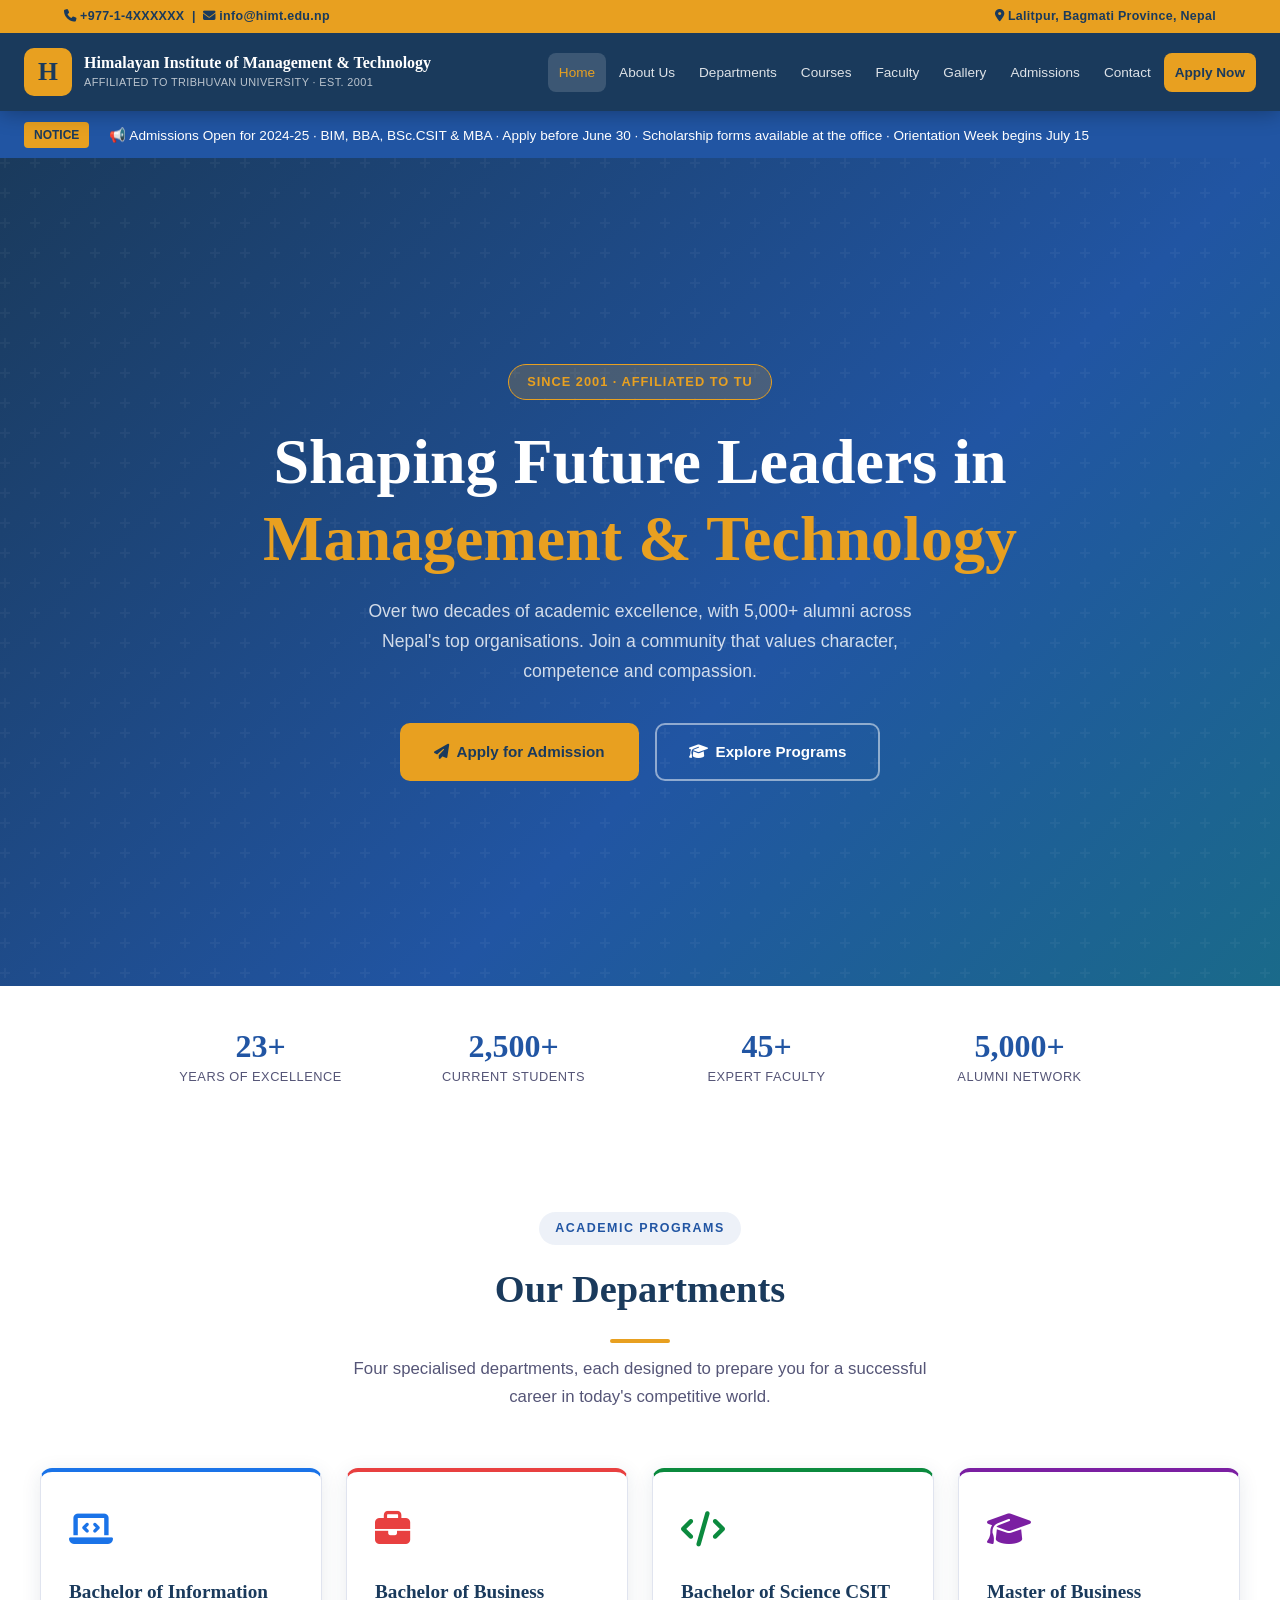
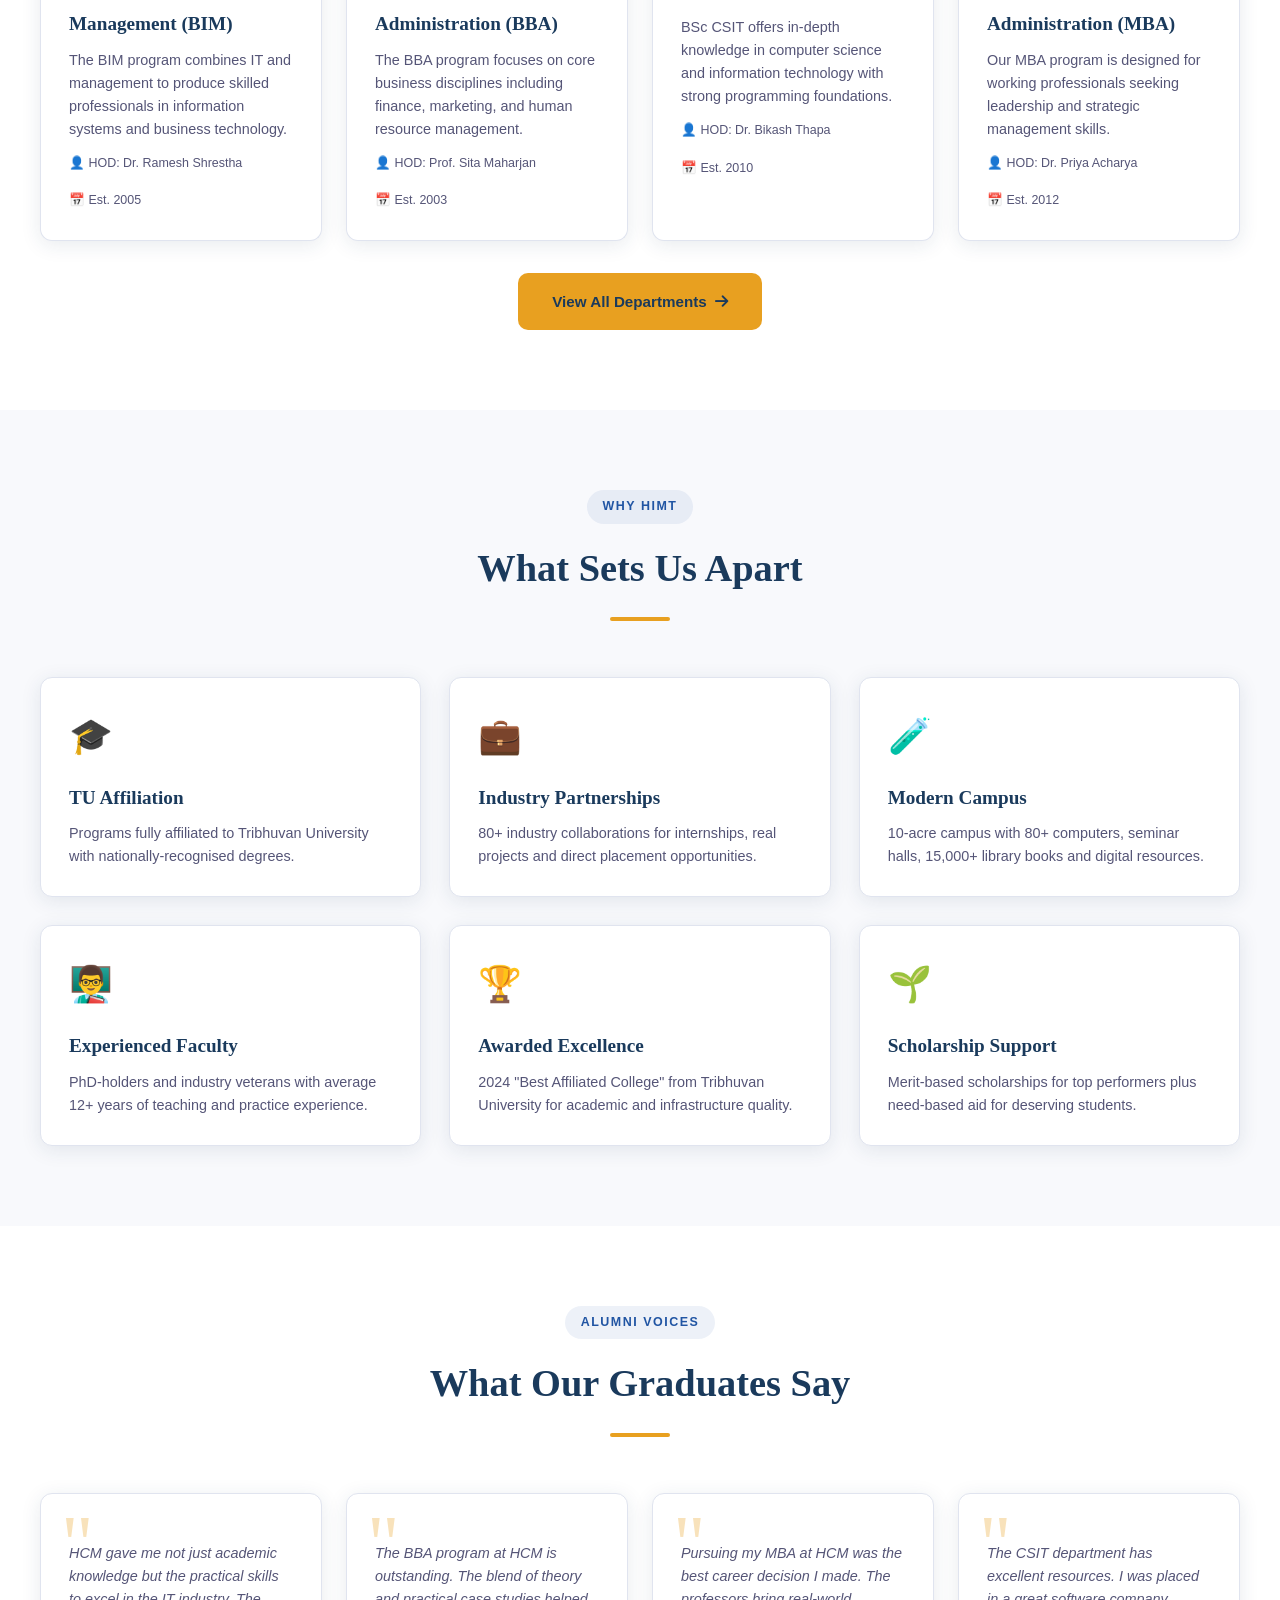
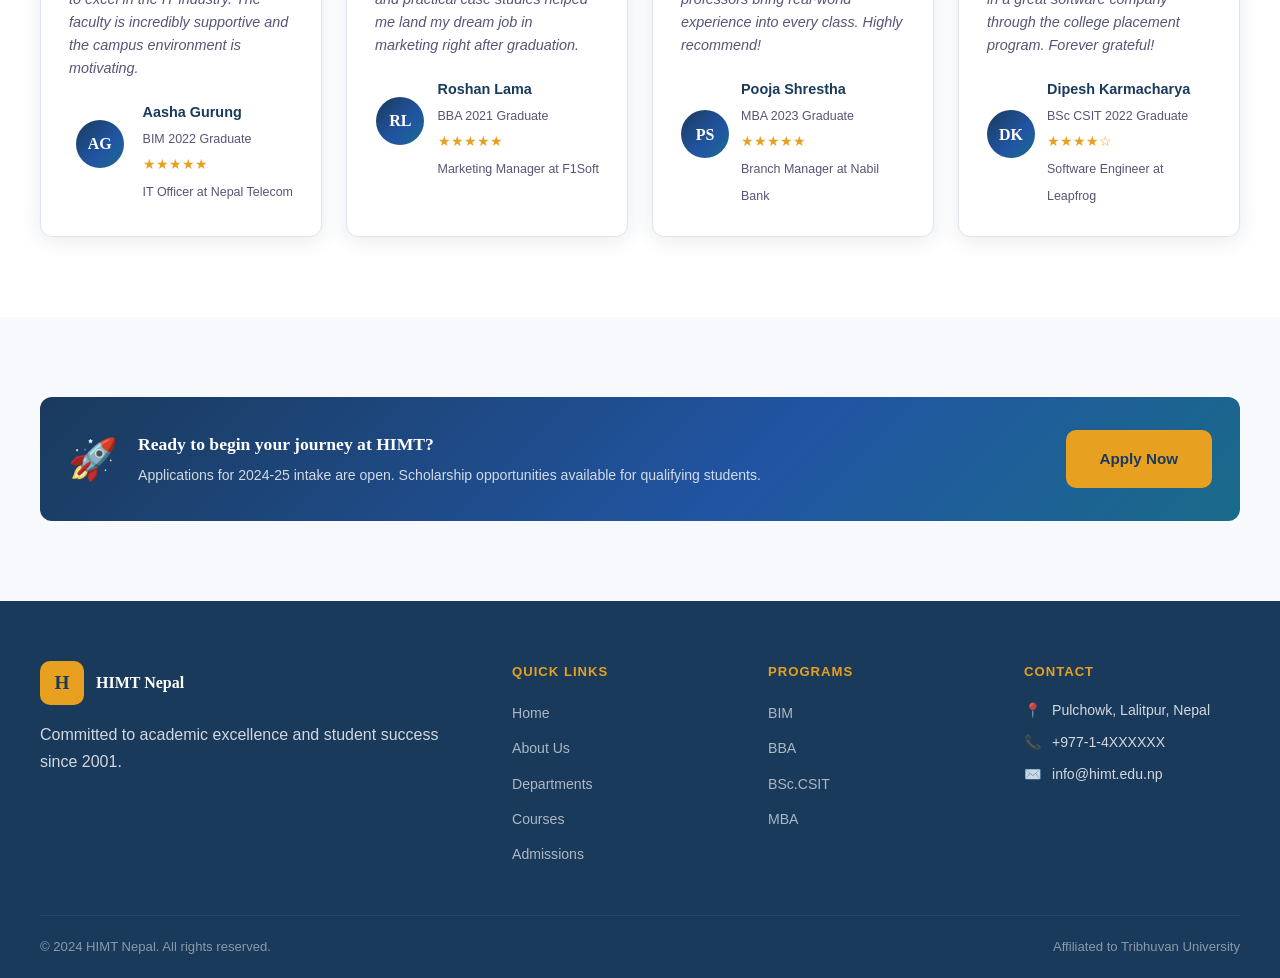
<file: index.html>
<!DOCTYPE html>
<html lang="en">
<head>
  <meta charset="UTF-8" />
  <meta name="viewport" content="width=device-width, initial-scale=1.0" />
  <title>HIMT Nepal — Himalayan Institute of Management &amp; Technology</title>
  <meta name="description" content="HIMT Nepal — Affiliated to Tribhuvan University. Undergraduate and graduate programs in Management, IT, and Business. Established 2001 in Lalitpur, Nepal." />
  <link rel="stylesheet" href="style.css" />
  <link rel="stylesheet" href="https://cdnjs.cloudflare.com/ajax/libs/font-awesome/6.5.0/css/all.min.css" />
</head>
<body>

  <header id="header">
    <div class="header-top">
      <div class="container">
        <span><i class="fa fa-phone"></i> +977-1-4XXXXXX &nbsp;|&nbsp; <i class="fa fa-envelope"></i> info@himt.edu.np</span>
        <span><i class="fa fa-map-marker-alt"></i> Lalitpur, Bagmati Province, Nepal</span>
      </div>
    </div>
    <div class="header-main">
      <div class="container">
        <div class="logo">
          <div class="logo-icon">H</div>
          <div class="logo-text">
            <div class="college-name">Himalayan Institute of Management &amp; Technology</div>
            <div class="college-tagline">Affiliated to Tribhuvan University · Est. 2001</div>
          </div>
        </div>
        <nav id="main-nav">
          <ul>
            <li><a href="index.html" class="active">Home</a></li>
            <li><a href="about.html">About Us</a></li>
            <li><a href="departments.html">Departments</a></li>
            <li><a href="courses.html">Courses</a></li>
            <li><a href="faculty.html">Faculty</a></li>
            <li><a href="gallery.html">Gallery</a></li>
            <li><a href="admissions.html">Admissions</a></li>
            <li><a href="contact.html">Contact</a></li>
            <li><a href="admissions.html" class="nav-cta">Apply Now</a></li>
          </ul>
        </nav>
        <button class="hamburger" id="hamburger">☰</button>
      </div>
    </div>
  </header>

  <!-- NOTICE TICKER -->
  <div class="notice-ticker">
    <span class="notice-label">NOTICE</span>
    <div class="notice-scroll">
      <span class="notice-text">📢 Admissions Open for 2024-25 · BIM, BBA, BSc.CSIT &amp; MBA · Apply before June 30 · Scholarship forms available at the office · Orientation Week begins July 15</span>
    </div>
  </div>

  <!-- HERO -->
  <section class="hero">
    <div class="hero-content">
      <span class="hero-badge">Since 2001 · Affiliated to TU</span>
      <h2>Shaping Future Leaders in <span>Management &amp; Technology</span></h2>
      <p>Over two decades of academic excellence, with 5,000+ alumni across Nepal's top organisations. Join a community that values character, competence and compassion.</p>
      <div class="hero-btns">
        <a href="admissions.html" class="btn btn-primary"><i class="fa fa-paper-plane"></i> Apply for Admission</a>
        <a href="courses.html" class="btn btn-outline"><i class="fa fa-graduation-cap"></i> Explore Programs</a>
      </div>
    </div>
  </section>

  <!-- STATS -->
  <section class="stats-bar">
    <div class="stats-grid">
      <div class="stat-item"><div class="stat-num">23+</div><div class="stat-label">Years of Excellence</div></div>
      <div class="stat-item"><div class="stat-num">2,500+</div><div class="stat-label">Current Students</div></div>
      <div class="stat-item"><div class="stat-num">45+</div><div class="stat-label">Expert Faculty</div></div>
      <div class="stat-item"><div class="stat-num">5,000+</div><div class="stat-label">Alumni Network</div></div>
    </div>
  </section>

  <!-- PROGRAMS -->
  <section class="section section-alt">
    <div class="container">
      <div class="section-header">
        <span class="section-label">Academic Programs</span>
        <h2>Our Departments</h2>
        <div class="divider"></div>
        <p>Four specialised departments, each designed to prepare you for a successful career in today's competitive world.</p>
      </div>
      <div id="home-depts" class="grid-4">
        <div class="loading"><div class="spinner"></div>Loading departments…</div>
      </div>
      <div style="text-align:center;margin-top:32px;">
        <a href="departments.html" class="btn btn-primary">View All Departments <i class="fa fa-arrow-right"></i></a>
      </div>
    </div>
  </section>

  <!-- WHY CHOOSE US -->
  <section class="section">
    <div class="container">
      <div class="section-header">
        <span class="section-label">Why HIMT</span>
        <h2>What Sets Us Apart</h2>
        <div class="divider"></div>
      </div>
      <div class="grid-3">
        <div class="card"><div class="card-body">
          <div class="card-icon">🎓</div>
          <h3>TU Affiliation</h3>
          <p>Programs fully affiliated to Tribhuvan University with nationally-recognised degrees.</p>
        </div></div>
        <div class="card"><div class="card-body">
          <div class="card-icon">💼</div>
          <h3>Industry Partnerships</h3>
          <p>80+ industry collaborations for internships, real projects and direct placement opportunities.</p>
        </div></div>
        <div class="card"><div class="card-body">
          <div class="card-icon">🧪</div>
          <h3>Modern Campus</h3>
          <p>10-acre campus with 80+ computers, seminar halls, 15,000+ library books and digital resources.</p>
        </div></div>
        <div class="card"><div class="card-body">
          <div class="card-icon">👨‍🏫</div>
          <h3>Experienced Faculty</h3>
          <p>PhD-holders and industry veterans with average 12+ years of teaching and practice experience.</p>
        </div></div>
        <div class="card"><div class="card-body">
          <div class="card-icon">🏆</div>
          <h3>Awarded Excellence</h3>
          <p>2024 "Best Affiliated College" from Tribhuvan University for academic and infrastructure quality.</p>
        </div></div>
        <div class="card"><div class="card-body">
          <div class="card-icon">🌱</div>
          <h3>Scholarship Support</h3>
          <p>Merit-based scholarships for top performers plus need-based aid for deserving students.</p>
        </div></div>
      </div>
    </div>
  </section>

  <!-- TESTIMONIALS -->
  <section class="section section-alt">
    <div class="container">
      <div class="section-header">
        <span class="section-label">Alumni Voices</span>
        <h2>What Our Graduates Say</h2>
        <div class="divider"></div>
      </div>
      <div id="home-testimonials" class="grid-4">
        <div class="loading"><div class="spinner"></div>Loading testimonials…</div>
      </div>
    </div>
  </section>

  <!-- CTA -->
  <section class="section">
    <div class="container">
      <div class="highlight-card">
        <div class="icon">🚀</div>
        <div style="flex:1;">
          <h3>Ready to begin your journey at HIMT?</h3>
          <p>Applications for 2024-25 intake are open. Scholarship opportunities available for qualifying students.</p>
        </div>
        <a href="admissions.html" class="btn btn-primary">Apply Now</a>
      </div>
    </div>
  </section>

  <!-- FOOTER -->
  <footer id="footer">
    <div class="container">
      <div class="footer-grid">
        <div class="footer-col">
          <div class="logo" style="margin-bottom:16px;">
            <div class="logo-icon" style="width:44px;height:44px;font-size:1.2rem;">H</div>
            <div class="logo-text"><div class="college-name" style="font-size:1rem;">HIMT Nepal</div></div>
          </div>
          <p>Committed to academic excellence and student success since 2001.</p>
        </div>
        <div class="footer-col">
          <h4>Quick Links</h4>
          <ul>
            <li><a href="index.html">Home</a></li>
            <li><a href="about.html">About Us</a></li>
            <li><a href="departments.html">Departments</a></li>
            <li><a href="courses.html">Courses</a></li>
            <li><a href="admissions.html">Admissions</a></li>
          </ul>
        </div>
        <div class="footer-col">
          <h4>Programs</h4>
          <ul>
            <li><a href="courses.html">BIM</a></li>
            <li><a href="courses.html">BBA</a></li>
            <li><a href="courses.html">BSc.CSIT</a></li>
            <li><a href="courses.html">MBA</a></li>
          </ul>
        </div>
        <div class="footer-col">
          <h4>Contact</h4>
          <div class="footer-contact-item"><span>📍</span><span>Pulchowk, Lalitpur, Nepal</span></div>
          <div class="footer-contact-item"><span>📞</span><span>+977-1-4XXXXXX</span></div>
          <div class="footer-contact-item"><span>✉️</span><span>info@himt.edu.np</span></div>
        </div>
      </div>
    </div>
    <div class="footer-bottom">
      <div class="container" style="display:flex;justify-content:space-between;flex-wrap:wrap;gap:8px;">
        <span>© 2024 HIMT Nepal. All rights reserved.</span>
        <span>Affiliated to Tribhuvan University</span>
      </div>
    </div>
  </footer>

  <script src="main.js"></script>
  <script>
    loadDepartments('home-depts');
    loadTestimonials('home-testimonials');
    initScrollAnimations && initScrollAnimations();
  </script>
</body>
</html>
</file>
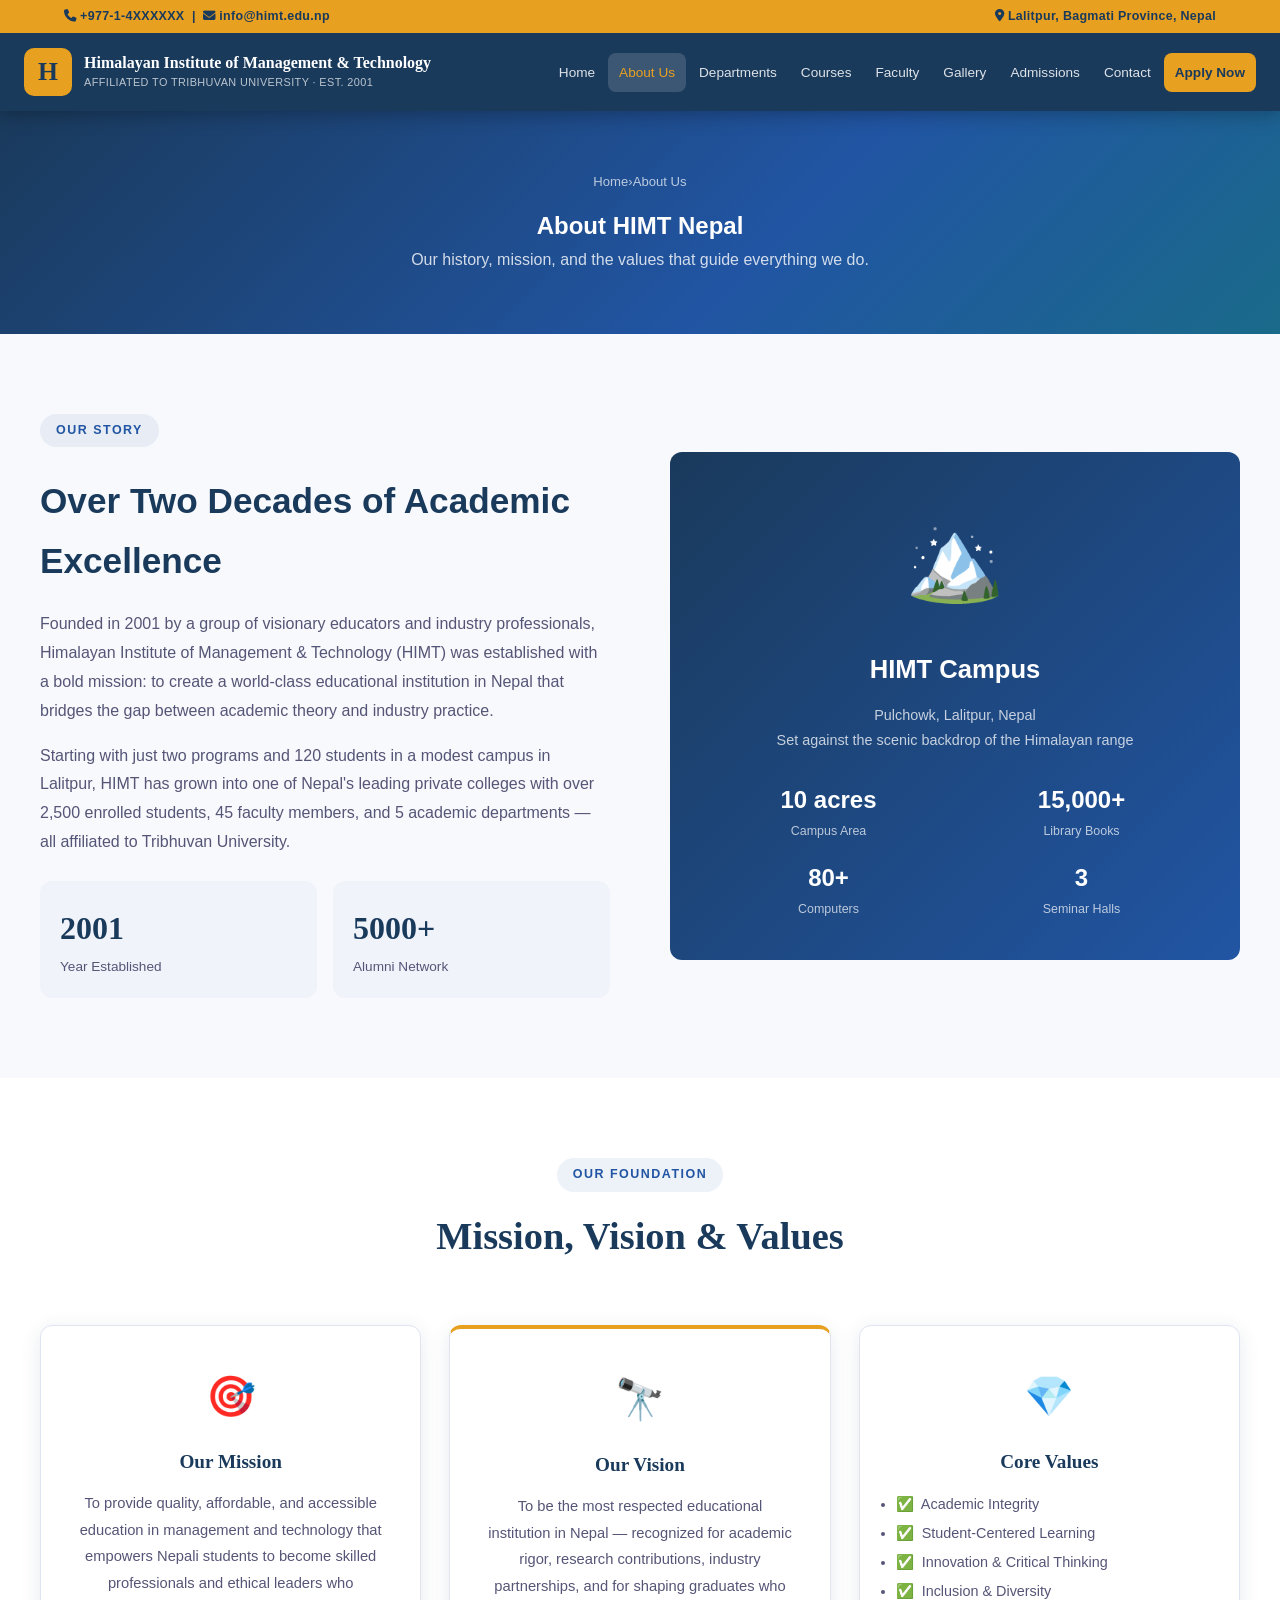
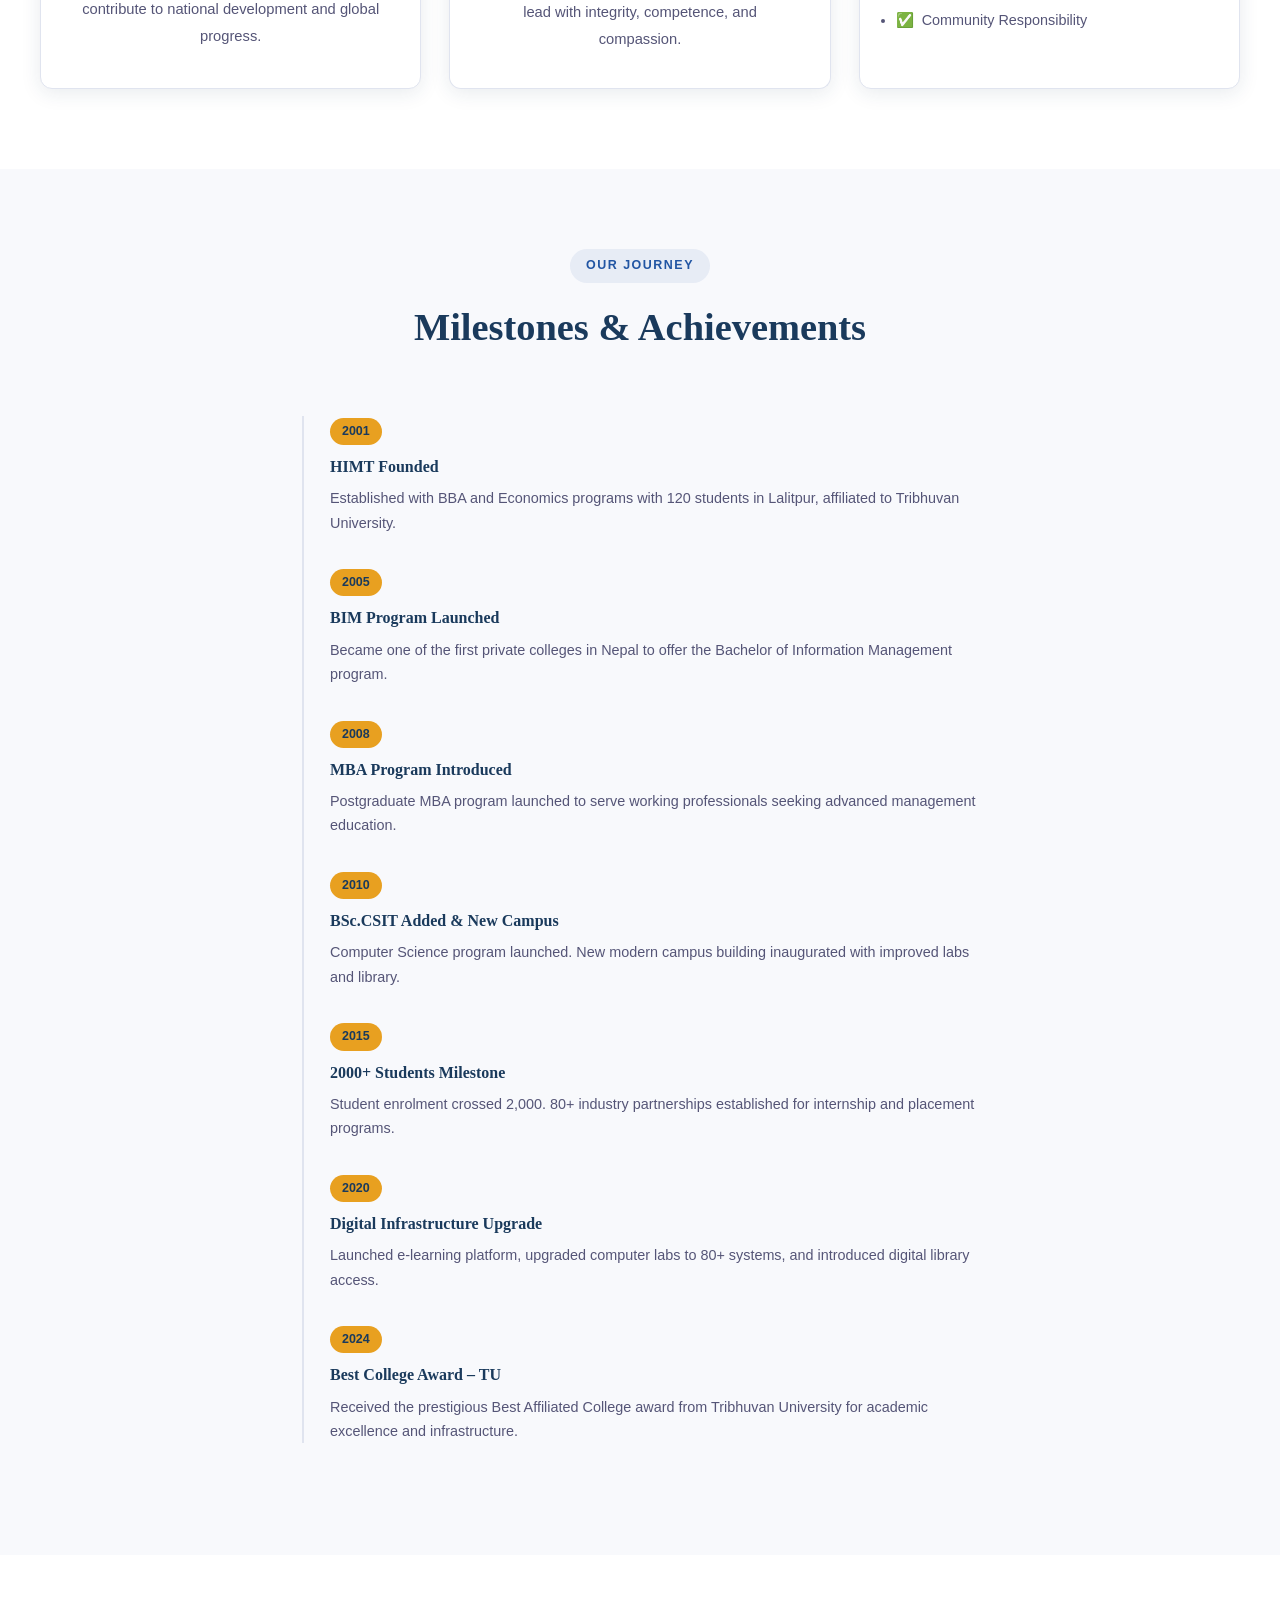
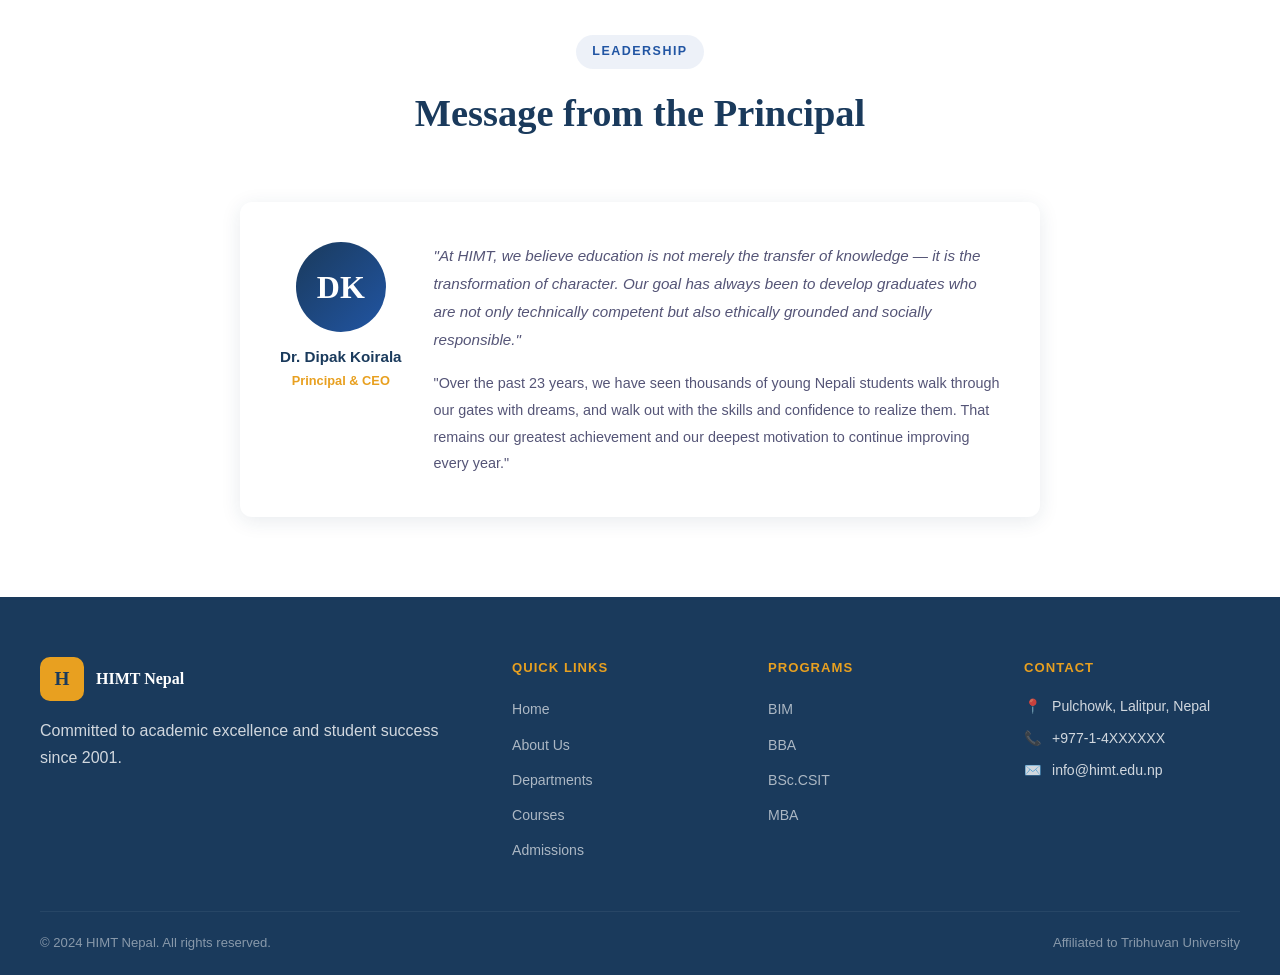
<file: about.html>
<!DOCTYPE html>
<html lang="en">
<head>
  <meta charset="UTF-8" />
  <meta name="viewport" content="width=device-width, initial-scale=1.0" />
  <title>About Us – HIMT Nepal</title>
  <link rel="stylesheet" href="style.css" />
  <link rel="stylesheet" href="https://cdnjs.cloudflare.com/ajax/libs/font-awesome/6.5.0/css/all.min.css" />
</head>
<body>
  <!-- HEADER -->
  <header id="header">
    <div class="header-top">
      <div class="container">
        <span><i class="fa fa-phone"></i> +977-1-4XXXXXX &nbsp;|&nbsp; <i class="fa fa-envelope"></i> info@himt.edu.np</span>
        <span><i class="fa fa-map-marker-alt"></i> Lalitpur, Bagmati Province, Nepal</span>
      </div>
    </div>
    <div class="header-main">
      <div class="container">
        <div class="logo">
          <div class="logo-icon">H</div>
          <div class="logo-text">
            <div class="college-name">Himalayan Institute of Management &amp; Technology</div>
            <div class="college-tagline">Affiliated to Tribhuvan University · Est. 2001</div>
          </div>
        </div>
        <nav id="main-nav">
          <ul>
            <li><a href="index.html">Home</a></li>
            <li><a href="about.html" class="active">About Us</a></li>
            <li><a href="departments.html">Departments</a></li>
            <li><a href="courses.html">Courses</a></li>
            <li><a href="faculty.html">Faculty</a></li>
            <li><a href="gallery.html">Gallery</a></li>
            <li><a href="admissions.html">Admissions</a></li>
            <li><a href="contact.html">Contact</a></li>
            <li><a href="admissions.html" class="nav-cta">Apply Now</a></li>
          </ul>
        </nav>
        <button class="hamburger" id="hamburger">☰</button>
      </div>
    </div>
  </header>

  <!-- PAGE HERO -->
  <section class="page-hero">
    <div class="container">
      <div class="breadcrumb">
        <a href="index.html">Home</a><span>›</span><span>About Us</span>
      </div>
      <h1>About HIMT Nepal</h1>
      <p>Our history, mission, and the values that guide everything we do.</p>
    </div>
  </section>

  <!-- INTRO SECTION -->
  <section class="section-pad">
    <div class="container">
      <div style="display:grid;grid-template-columns:1fr 1fr;gap:60px;align-items:center;">
        <div>
          <span class="section-label">Our Story</span>
          <h2 style="font-size:2.2rem;color:var(--primary);margin:12px 0 20px;">Over Two Decades of Academic Excellence</h2>
          <p style="color:var(--text-mid);line-height:1.8;margin-bottom:16px;">Founded in 2001 by a group of visionary educators and industry professionals, Himalayan Institute of Management &amp; Technology (HIMT) was established with a bold mission: to create a world-class educational institution in Nepal that bridges the gap between academic theory and industry practice.</p>
          <p style="color:var(--text-mid);line-height:1.8;margin-bottom:24px;">Starting with just two programs and 120 students in a modest campus in Lalitpur, HIMT has grown into one of Nepal's leading private colleges with over 2,500 enrolled students, 45 faculty members, and 5 academic departments — all affiliated to Tribhuvan University.</p>
          <div style="display:grid;grid-template-columns:1fr 1fr;gap:16px;">
            <div style="background:var(--light-bg);padding:20px;border-radius:var(--radius);">
              <div style="font-family:var(--font-display);font-size:2rem;font-weight:700;color:var(--primary);">2001</div>
              <div style="font-size:0.85rem;color:var(--text-mid);">Year Established</div>
            </div>
            <div style="background:var(--light-bg);padding:20px;border-radius:var(--radius);">
              <div style="font-family:var(--font-display);font-size:2rem;font-weight:700;color:var(--primary);">5000+</div>
              <div style="font-size:0.85rem;color:var(--text-mid);">Alumni Network</div>
            </div>
          </div>
        </div>
        <div style="background:linear-gradient(135deg,var(--primary),var(--primary-light));border-radius:var(--radius);padding:40px;color:white;text-align:center;">
          <div style="font-size:5rem;margin-bottom:20px;">🏔️</div>
          <h3 style="color:white;font-size:1.6rem;margin-bottom:12px;">HIMT Campus</h3>
          <p style="color:rgba(255,255,255,0.75);font-size:0.9rem;">Pulchowk, Lalitpur, Nepal<br>Set against the scenic backdrop of the Himalayan range</p>
          <div style="margin-top:28px;display:grid;grid-template-columns:1fr 1fr;gap:16px;text-align:center;">
            <div><div style="font-size:1.5rem;font-weight:700;">10 acres</div><div style="font-size:0.78rem;opacity:0.7;">Campus Area</div></div>
            <div><div style="font-size:1.5rem;font-weight:700;">15,000+</div><div style="font-size:0.78rem;opacity:0.7;">Library Books</div></div>
            <div><div style="font-size:1.5rem;font-weight:700;">80+</div><div style="font-size:0.78rem;opacity:0.7;">Computers</div></div>
            <div><div style="font-size:1.5rem;font-weight:700;">3</div><div style="font-size:0.78rem;opacity:0.7;">Seminar Halls</div></div>
          </div>
        </div>
      </div>
    </div>
  </section>

  <!-- MISSION VISION -->
  <section class="section-pad bg-light">
    <div class="container">
      <div class="section-header">
        <span class="section-label">Our Foundation</span>
        <h2>Mission, Vision &amp; Values</h2>
      </div>
      <div class="grid-3">
        <div class="card" style="padding:36px;text-align:center;" class="animate-on-scroll">
          <div style="font-size:2.5rem;margin-bottom:16px;">🎯</div>
          <h3 style="color:var(--primary);margin-bottom:12px;">Our Mission</h3>
          <p style="color:var(--text-mid);font-size:0.92rem;line-height:1.8;">To provide quality, affordable, and accessible education in management and technology that empowers Nepali students to become skilled professionals and ethical leaders who contribute to national development and global progress.</p>
        </div>
        <div class="card" style="padding:36px;text-align:center;border-top:4px solid var(--accent);">
          <div style="font-size:2.5rem;margin-bottom:16px;">🔭</div>
          <h3 style="color:var(--primary);margin-bottom:12px;">Our Vision</h3>
          <p style="color:var(--text-mid);font-size:0.92rem;line-height:1.8;">To be the most respected educational institution in Nepal — recognized for academic rigor, research contributions, industry partnerships, and for shaping graduates who lead with integrity, competence, and compassion.</p>
        </div>
        <div class="card" style="padding:36px;text-align:center;">
          <div style="font-size:2.5rem;margin-bottom:16px;">💎</div>
          <h3 style="color:var(--primary);margin-bottom:12px;">Core Values</h3>
          <ul style="text-align:left;color:var(--text-mid);font-size:0.9rem;line-height:2;">
            <li>✅ &nbsp;Academic Integrity</li>
            <li>✅ &nbsp;Student-Centered Learning</li>
            <li>✅ &nbsp;Innovation &amp; Critical Thinking</li>
            <li>✅ &nbsp;Inclusion &amp; Diversity</li>
            <li>✅ &nbsp;Community Responsibility</li>
          </ul>
        </div>
      </div>
    </div>
  </section>

  <!-- HISTORY TIMELINE -->
  <section class="section-pad">
    <div class="container">
      <div class="section-header">
        <span class="section-label">Our Journey</span>
        <h2>Milestones &amp; Achievements</h2>
      </div>
      <div style="max-width:700px;margin:0 auto;" class="timeline">
        <div class="timeline-item"><span class="timeline-date">2001</span><h4>HIMT Founded</h4><p>Established with BBA and Economics programs with 120 students in Lalitpur, affiliated to Tribhuvan University.</p></div>
        <div class="timeline-item"><span class="timeline-date">2005</span><h4>BIM Program Launched</h4><p>Became one of the first private colleges in Nepal to offer the Bachelor of Information Management program.</p></div>
        <div class="timeline-item"><span class="timeline-date">2008</span><h4>MBA Program Introduced</h4><p>Postgraduate MBA program launched to serve working professionals seeking advanced management education.</p></div>
        <div class="timeline-item"><span class="timeline-date">2010</span><h4>BSc.CSIT Added &amp; New Campus</h4><p>Computer Science program launched. New modern campus building inaugurated with improved labs and library.</p></div>
        <div class="timeline-item"><span class="timeline-date">2015</span><h4>2000+ Students Milestone</h4><p>Student enrolment crossed 2,000. 80+ industry partnerships established for internship and placement programs.</p></div>
        <div class="timeline-item"><span class="timeline-date">2020</span><h4>Digital Infrastructure Upgrade</h4><p>Launched e-learning platform, upgraded computer labs to 80+ systems, and introduced digital library access.</p></div>
        <div class="timeline-item"><span class="timeline-date">2024</span><h4>Best College Award – TU</h4><p>Received the prestigious Best Affiliated College award from Tribhuvan University for academic excellence and infrastructure.</p></div>
      </div>
    </div>
  </section>

  <!-- LEADERSHIP -->
  <section class="section-pad bg-light">
    <div class="container">
      <div class="section-header">
        <span class="section-label">Leadership</span>
        <h2>Message from the Principal</h2>
      </div>
      <div style="max-width:800px;margin:0 auto;background:white;border-radius:var(--radius);box-shadow:var(--shadow);padding:40px;display:flex;gap:32px;align-items:flex-start;">
        <div style="text-align:center;flex-shrink:0;">
          <div style="width:90px;height:90px;background:linear-gradient(135deg,var(--primary),var(--primary-light));border-radius:50%;display:flex;align-items:center;justify-content:center;font-family:var(--font-display);font-size:2rem;font-weight:700;color:white;margin:0 auto 12px;">DK</div>
          <div style="font-weight:700;color:var(--primary);font-size:0.95rem;">Dr. Dipak Koirala</div>
          <div style="font-size:0.8rem;color:var(--accent);font-weight:600;">Principal &amp; CEO</div>
        </div>
        <div>
          <p style="color:var(--text-mid);line-height:1.85;font-style:italic;font-size:0.95rem;margin-bottom:16px;">"At HIMT, we believe education is not merely the transfer of knowledge — it is the transformation of character. Our goal has always been to develop graduates who are not only technically competent but also ethically grounded and socially responsible."</p>
          <p style="color:var(--text-mid);line-height:1.85;font-size:0.9rem;">"Over the past 23 years, we have seen thousands of young Nepali students walk through our gates with dreams, and walk out with the skills and confidence to realize them. That remains our greatest achievement and our deepest motivation to continue improving every year."</p>
        </div>
      </div>
    </div>
  </section>

  <!-- FOOTER -->
  <footer id="footer">
    <div class="container">
      <div class="footer-grid">
        <div class="footer-col">
          <div class="logo" style="margin-bottom:16px;"><div class="logo-icon" style="width:44px;height:44px;font-size:1.2rem;">H</div><div class="logo-text"><div class="college-name" style="font-size:1rem;">HIMT Nepal</div></div></div>
          <p>Committed to academic excellence and student success since 2001.</p>
        </div>
        <div class="footer-col"><h4>Quick Links</h4><ul><li><a href="index.html">Home</a></li><li><a href="about.html">About Us</a></li><li><a href="departments.html">Departments</a></li><li><a href="courses.html">Courses</a></li><li><a href="admissions.html">Admissions</a></li></ul></div>
        <div class="footer-col"><h4>Programs</h4><ul><li><a href="courses.html">BIM</a></li><li><a href="courses.html">BBA</a></li><li><a href="courses.html">BSc.CSIT</a></li><li><a href="courses.html">MBA</a></li></ul></div>
        <div class="footer-col"><h4>Contact</h4><div class="footer-contact-item"><span>📍</span><span>Pulchowk, Lalitpur, Nepal</span></div><div class="footer-contact-item"><span>📞</span><span>+977-1-4XXXXXX</span></div><div class="footer-contact-item"><span>✉️</span><span>info@himt.edu.np</span></div></div>
      </div>
    </div>
    <div class="footer-bottom"><div class="container" style="display:flex;justify-content:space-between;flex-wrap:wrap;gap:8px;"><span>© 2024 HIMT Nepal. All rights reserved.</span><span>Affiliated to <a href="#">Tribhuvan University</a></span></div></div>
  </footer>

  <script src="main.js"></script>
  <script>initScrollAnimations();</script>
</body>
</html>
</file>
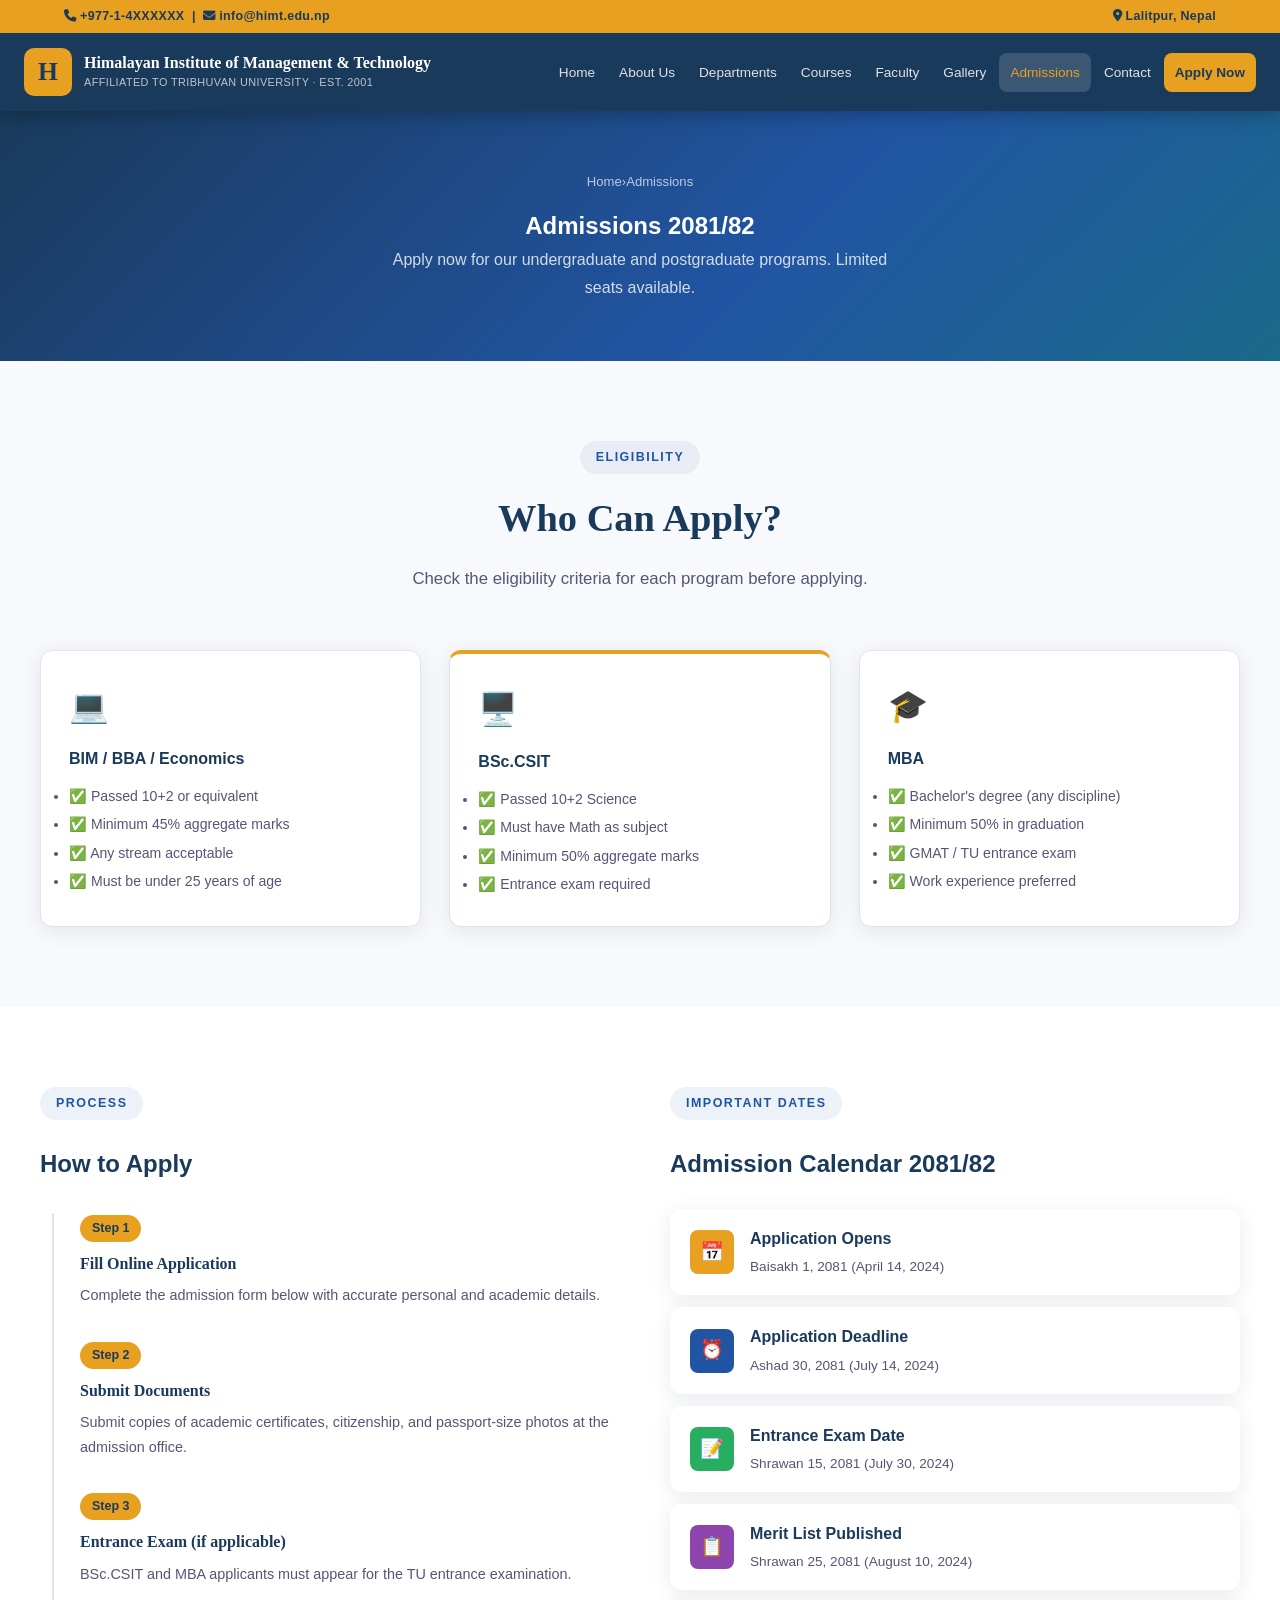
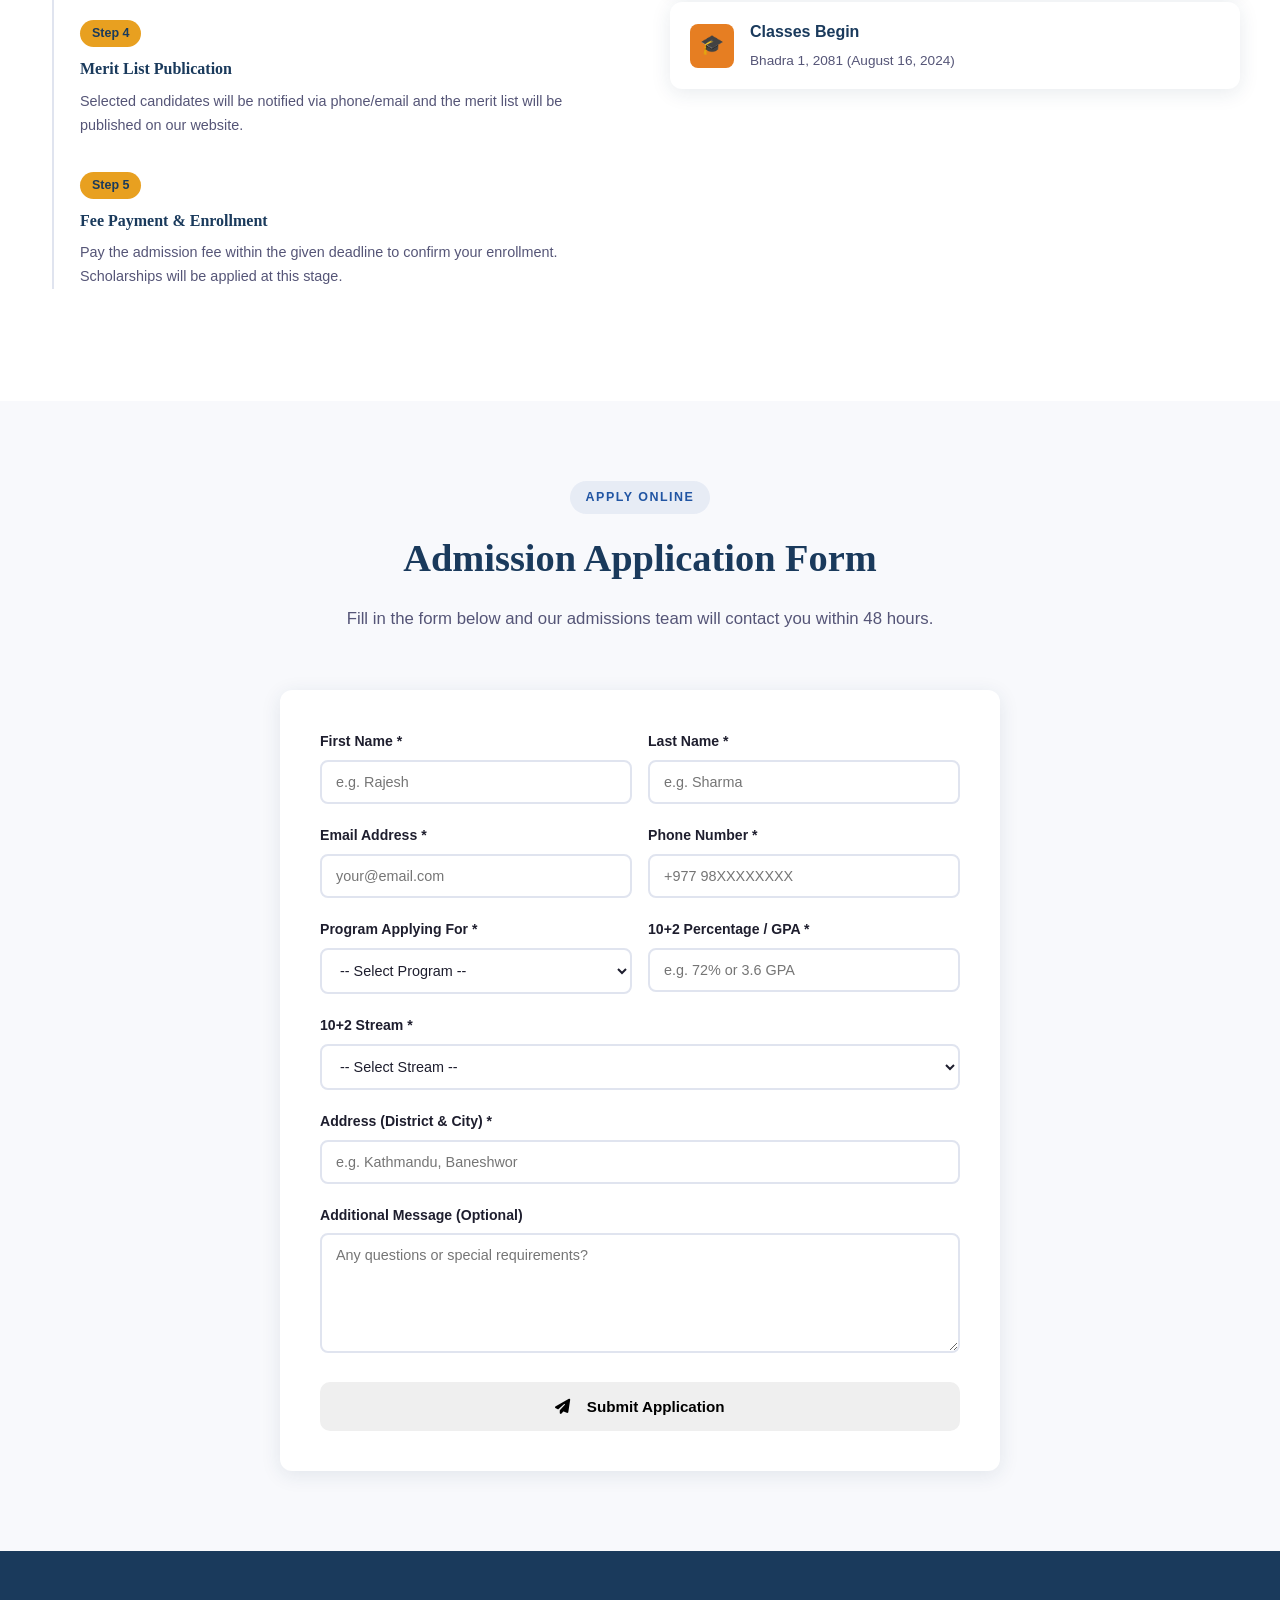
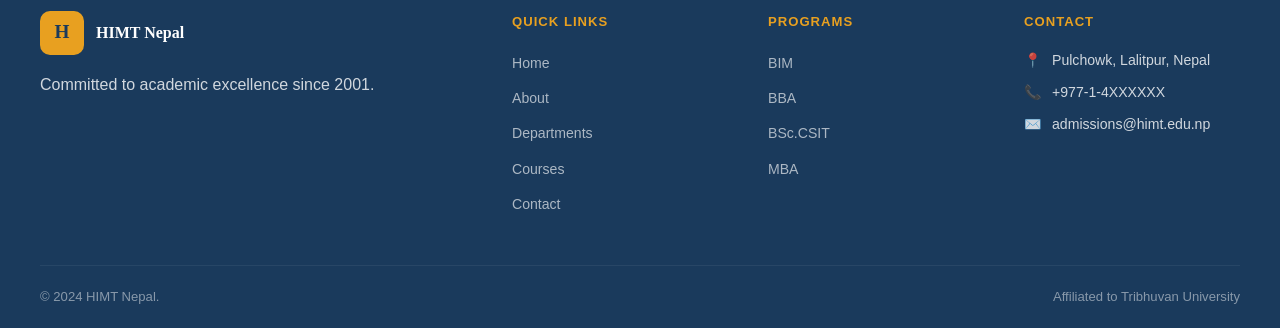
<file: admissions.html>
<!DOCTYPE html>
<html lang="en">
<head>
  <meta charset="UTF-8" />
  <meta name="viewport" content="width=device-width, initial-scale=1.0" />
  <title>Admissions – HIMT Nepal</title>
  <link rel="stylesheet" href="style.css" />
  <link rel="stylesheet" href="https://cdnjs.cloudflare.com/ajax/libs/font-awesome/6.5.0/css/all.min.css" />
  <style>
    .form-group { margin-bottom: 20px; }
    .form-group label { display: block; font-size: 0.88rem; font-weight: 600; color: var(--text-dark); margin-bottom: 6px; }
    .form-group input, .form-group select, .form-group textarea {
      width: 100%; padding: 12px 14px; border: 2px solid var(--border); border-radius: var(--radius-sm);
      font-family: var(--font-body); font-size: 0.9rem; color: var(--text-dark);
      transition: var(--transition); outline: none;
    }
    .form-group input:focus, .form-group select:focus, .form-group textarea:focus { border-color: var(--primary-light); }
    .form-row { display: grid; grid-template-columns: 1fr 1fr; gap: 16px; }
    @media (max-width:600px) { .form-row { grid-template-columns: 1fr; } }
    #form-success { display:none; background:#d4edda; color:#155724; padding:16px; border-radius:8px; text-align:center; margin-top:16px; }
  </style>
</head>
<body>
  <header id="header">
    <div class="header-top"><div class="container"><span><i class="fa fa-phone"></i> +977-1-4XXXXXX &nbsp;|&nbsp; <i class="fa fa-envelope"></i> info@himt.edu.np</span><span><i class="fa fa-map-marker-alt"></i> Lalitpur, Nepal</span></div></div>
    <div class="header-main"><div class="container">
      <div class="logo"><div class="logo-icon">H</div><div class="logo-text"><div class="college-name">Himalayan Institute of Management &amp; Technology</div><div class="college-tagline">Affiliated to Tribhuvan University · Est. 2001</div></div></div>
      <nav id="main-nav"><ul>
        <li><a href="index.html">Home</a></li>
        <li><a href="about.html">About Us</a></li>
        <li><a href="departments.html">Departments</a></li>
        <li><a href="courses.html">Courses</a></li>
        <li><a href="faculty.html">Faculty</a></li>
        <li><a href="gallery.html">Gallery</a></li>
        <li><a href="admissions.html" class="active">Admissions</a></li>
        <li><a href="contact.html">Contact</a></li>
        <li><a href="admissions.html" class="nav-cta">Apply Now</a></li>
      </ul></nav>
      <button class="hamburger" id="hamburger">☰</button>
    </div></div>
  </header>

  <section class="page-hero">
    <div class="container">
      <div class="breadcrumb"><a href="index.html">Home</a><span>›</span><span>Admissions</span></div>
      <h1>Admissions 2081/82</h1>
      <p>Apply now for our undergraduate and postgraduate programs. Limited seats available.</p>
    </div>
  </section>

  <!-- ELIGIBILITY -->
  <section class="section-pad">
    <div class="container">
      <div class="section-header">
        <span class="section-label">Eligibility</span>
        <h2>Who Can Apply?</h2>
        <p>Check the eligibility criteria for each program before applying.</p>
      </div>
      <div class="grid-3">
        <div class="card" style="padding:28px;">
          <div style="font-size:2rem;margin-bottom:12px;">💻</div>
          <h4 style="color:var(--primary);margin-bottom:10px;">BIM / BBA / Economics</h4>
          <ul style="color:var(--text-mid);font-size:0.88rem;line-height:2;">
            <li>✅ Passed 10+2 or equivalent</li>
            <li>✅ Minimum 45% aggregate marks</li>
            <li>✅ Any stream acceptable</li>
            <li>✅ Must be under 25 years of age</li>
          </ul>
        </div>
        <div class="card" style="padding:28px;border-top:4px solid var(--accent);">
          <div style="font-size:2rem;margin-bottom:12px;">🖥️</div>
          <h4 style="color:var(--primary);margin-bottom:10px;">BSc.CSIT</h4>
          <ul style="color:var(--text-mid);font-size:0.88rem;line-height:2;">
            <li>✅ Passed 10+2 Science</li>
            <li>✅ Must have Math as subject</li>
            <li>✅ Minimum 50% aggregate marks</li>
            <li>✅ Entrance exam required</li>
          </ul>
        </div>
        <div class="card" style="padding:28px;">
          <div style="font-size:2rem;margin-bottom:12px;">🎓</div>
          <h4 style="color:var(--primary);margin-bottom:10px;">MBA</h4>
          <ul style="color:var(--text-mid);font-size:0.88rem;line-height:2;">
            <li>✅ Bachelor's degree (any discipline)</li>
            <li>✅ Minimum 50% in graduation</li>
            <li>✅ GMAT / TU entrance exam</li>
            <li>✅ Work experience preferred</li>
          </ul>
        </div>
      </div>
    </div>
  </section>

  <!-- ADMISSION PROCESS -->
  <section class="section-pad bg-light">
    <div class="container">
      <div style="display:grid;grid-template-columns:1fr 1fr;gap:60px;align-items:start;">
        <div>
          <span class="section-label">Process</span>
          <h2 style="color:var(--primary);margin:12px 0 28px;">How to Apply</h2>
          <div class="timeline">
            <div class="timeline-item"><span class="timeline-date">Step 1</span><h4>Fill Online Application</h4><p>Complete the admission form below with accurate personal and academic details.</p></div>
            <div class="timeline-item"><span class="timeline-date">Step 2</span><h4>Submit Documents</h4><p>Submit copies of academic certificates, citizenship, and passport-size photos at the admission office.</p></div>
            <div class="timeline-item"><span class="timeline-date">Step 3</span><h4>Entrance Exam (if applicable)</h4><p>BSc.CSIT and MBA applicants must appear for the TU entrance examination.</p></div>
            <div class="timeline-item"><span class="timeline-date">Step 4</span><h4>Merit List Publication</h4><p>Selected candidates will be notified via phone/email and the merit list will be published on our website.</p></div>
            <div class="timeline-item"><span class="timeline-date">Step 5</span><h4>Fee Payment &amp; Enrollment</h4><p>Pay the admission fee within the given deadline to confirm your enrollment. Scholarships will be applied at this stage.</p></div>
          </div>
        </div>
        <div>
          <span class="section-label">Important Dates</span>
          <h2 style="color:var(--primary);margin:12px 0 24px;">Admission Calendar 2081/82</h2>
          <div style="display:flex;flex-direction:column;gap:12px;">
            <div style="background:white;border-radius:var(--radius);padding:16px 20px;box-shadow:var(--shadow);display:flex;align-items:center;gap:16px;">
              <div style="background:var(--accent);color:var(--primary);width:44px;height:44px;border-radius:8px;display:flex;align-items:center;justify-content:center;font-size:1.2rem;flex-shrink:0;">📅</div>
              <div><strong style="color:var(--primary);display:block;">Application Opens</strong><span style="font-size:0.85rem;color:var(--text-mid);">Baisakh 1, 2081 (April 14, 2024)</span></div>
            </div>
            <div style="background:white;border-radius:var(--radius);padding:16px 20px;box-shadow:var(--shadow);display:flex;align-items:center;gap:16px;">
              <div style="background:var(--primary-light);color:white;width:44px;height:44px;border-radius:8px;display:flex;align-items:center;justify-content:center;font-size:1.2rem;flex-shrink:0;">⏰</div>
              <div><strong style="color:var(--primary);display:block;">Application Deadline</strong><span style="font-size:0.85rem;color:var(--text-mid);">Ashad 30, 2081 (July 14, 2024)</span></div>
            </div>
            <div style="background:white;border-radius:var(--radius);padding:16px 20px;box-shadow:var(--shadow);display:flex;align-items:center;gap:16px;">
              <div style="background:#27AE60;color:white;width:44px;height:44px;border-radius:8px;display:flex;align-items:center;justify-content:center;font-size:1.2rem;flex-shrink:0;">📝</div>
              <div><strong style="color:var(--primary);display:block;">Entrance Exam Date</strong><span style="font-size:0.85rem;color:var(--text-mid);">Shrawan 15, 2081 (July 30, 2024)</span></div>
            </div>
            <div style="background:white;border-radius:var(--radius);padding:16px 20px;box-shadow:var(--shadow);display:flex;align-items:center;gap:16px;">
              <div style="background:#8E44AD;color:white;width:44px;height:44px;border-radius:8px;display:flex;align-items:center;justify-content:center;font-size:1.2rem;flex-shrink:0;">📋</div>
              <div><strong style="color:var(--primary);display:block;">Merit List Published</strong><span style="font-size:0.85rem;color:var(--text-mid);">Shrawan 25, 2081 (August 10, 2024)</span></div>
            </div>
            <div style="background:white;border-radius:var(--radius);padding:16px 20px;box-shadow:var(--shadow);display:flex;align-items:center;gap:16px;">
              <div style="background:#E67E22;color:white;width:44px;height:44px;border-radius:8px;display:flex;align-items:center;justify-content:center;font-size:1.2rem;flex-shrink:0;">🎓</div>
              <div><strong style="color:var(--primary);display:block;">Classes Begin</strong><span style="font-size:0.85rem;color:var(--text-mid);">Bhadra 1, 2081 (August 16, 2024)</span></div>
            </div>
          </div>
        </div>
      </div>
    </div>
  </section>

  <!-- APPLICATION FORM -->
  <section class="section-pad">
    <div class="container">
      <div class="section-header">
        <span class="section-label">Apply Online</span>
        <h2>Admission Application Form</h2>
        <p>Fill in the form below and our admissions team will contact you within 48 hours.</p>
      </div>
      <div style="max-width:720px;margin:0 auto;background:white;border-radius:var(--radius);box-shadow:var(--shadow);padding:40px;">
        <form id="admission-form">
          <div class="form-row">
            <div class="form-group"><label>First Name *</label><input type="text" placeholder="e.g. Rajesh" required /></div>
            <div class="form-group"><label>Last Name *</label><input type="text" placeholder="e.g. Sharma" required /></div>
          </div>
          <div class="form-row">
            <div class="form-group"><label>Email Address *</label><input type="email" placeholder="your@email.com" required /></div>
            <div class="form-group"><label>Phone Number *</label><input type="tel" placeholder="+977 98XXXXXXXX" required /></div>
          </div>
          <div class="form-row">
            <div class="form-group">
              <label>Program Applying For *</label>
              <select required>
                <option value="">-- Select Program --</option>
                <option>BIM – Bachelor of Information Management</option>
                <option>BBA – Bachelor of Business Administration</option>
                <option>BSc.CSIT – Bachelor of Computer Science &amp; IT</option>
                <option>MBA – Master of Business Administration</option>
                <option>B.A. Economics</option>
              </select>
            </div>
            <div class="form-group">
              <label>10+2 Percentage / GPA *</label>
              <input type="text" placeholder="e.g. 72% or 3.6 GPA" required />
            </div>
          </div>
          <div class="form-group">
            <label>10+2 Stream *</label>
            <select required>
              <option value="">-- Select Stream --</option>
              <option>Science (Physics, Chemistry, Math)</option>
              <option>Science (Biology)</option>
              <option>Management</option>
              <option>Humanities</option>
              <option>Education</option>
            </select>
          </div>
          <div class="form-group">
            <label>Address (District &amp; City) *</label>
            <input type="text" placeholder="e.g. Kathmandu, Baneshwor" required />
          </div>
          <div class="form-group">
            <label>Additional Message (Optional)</label>
            <textarea rows="3" placeholder="Any questions or special requirements?"></textarea>
          </div>
          <button type="submit" class="btn btn-dark" style="width:100%;justify-content:center;">
            <i class="fa fa-paper-plane"></i> &nbsp; Submit Application
          </button>
          <div id="form-success">✅ Application submitted successfully! Our team will contact you within 48 hours.</div>
        </form>
      </div>
    </div>
  </section>

  <footer id="footer">
    <div class="container">
      <div class="footer-grid">
        <div class="footer-col"><div class="logo" style="margin-bottom:16px;"><div class="logo-icon" style="width:44px;height:44px;font-size:1.2rem;">H</div><div class="logo-text"><div class="college-name" style="font-size:1rem;">HIMT Nepal</div></div></div><p>Committed to academic excellence since 2001.</p></div>
        <div class="footer-col"><h4>Quick Links</h4><ul><li><a href="index.html">Home</a></li><li><a href="about.html">About</a></li><li><a href="departments.html">Departments</a></li><li><a href="courses.html">Courses</a></li><li><a href="contact.html">Contact</a></li></ul></div>
        <div class="footer-col"><h4>Programs</h4><ul><li><a href="courses.html">BIM</a></li><li><a href="courses.html">BBA</a></li><li><a href="courses.html">BSc.CSIT</a></li><li><a href="courses.html">MBA</a></li></ul></div>
        <div class="footer-col"><h4>Contact</h4><div class="footer-contact-item"><span>📍</span><span>Pulchowk, Lalitpur, Nepal</span></div><div class="footer-contact-item"><span>📞</span><span>+977-1-4XXXXXX</span></div><div class="footer-contact-item"><span>✉️</span><span>admissions@himt.edu.np</span></div></div>
      </div>
    </div>
    <div class="footer-bottom"><div class="container" style="display:flex;justify-content:space-between;flex-wrap:wrap;gap:8px;"><span>© 2024 HIMT Nepal.</span><span>Affiliated to Tribhuvan University</span></div></div>
  </footer>

  <script src="main.js"></script>
  <script>
    initScrollAnimations();
    document.getElementById('admission-form').addEventListener('submit', function(e) {
      e.preventDefault();
      document.getElementById('form-success').style.display = 'block';
      this.reset();
      setTimeout(() => { document.getElementById('form-success').style.display = 'none'; }, 5000);
    });
  </script>
</body>
</html>
</file>
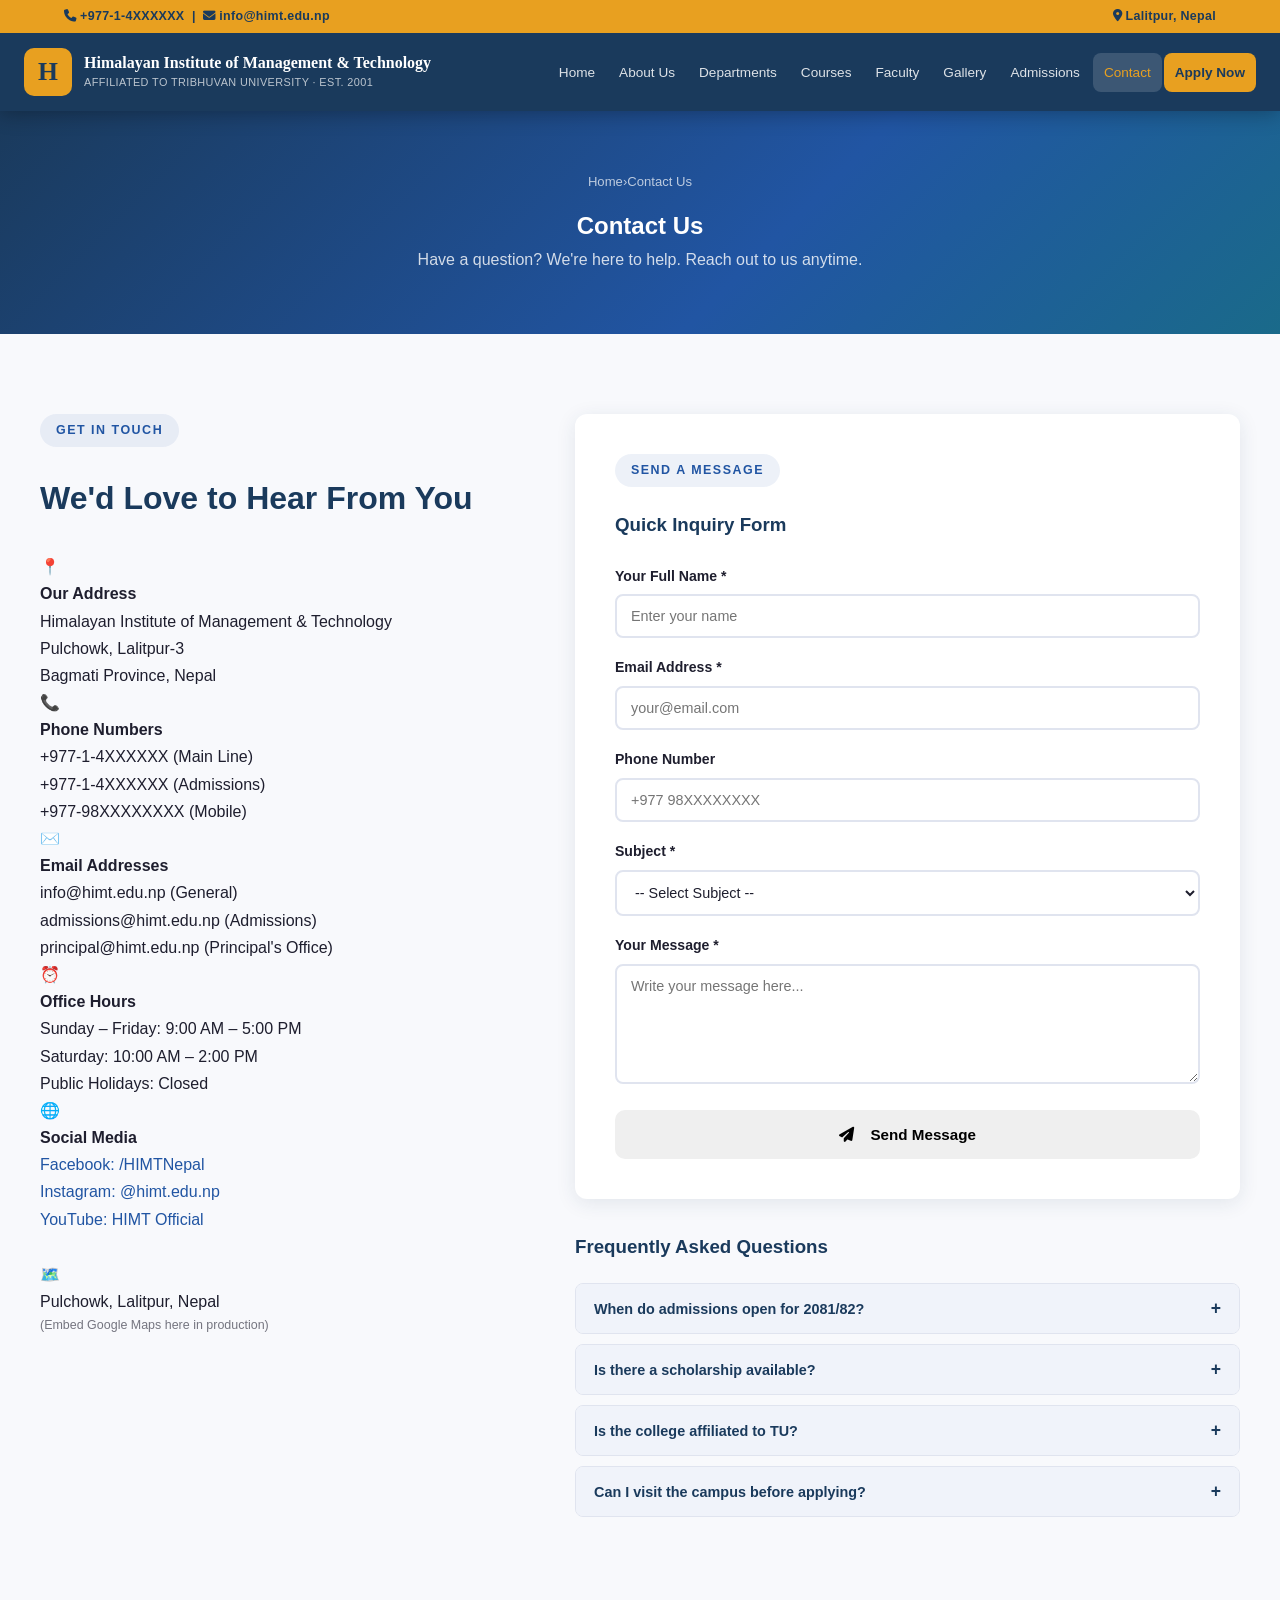
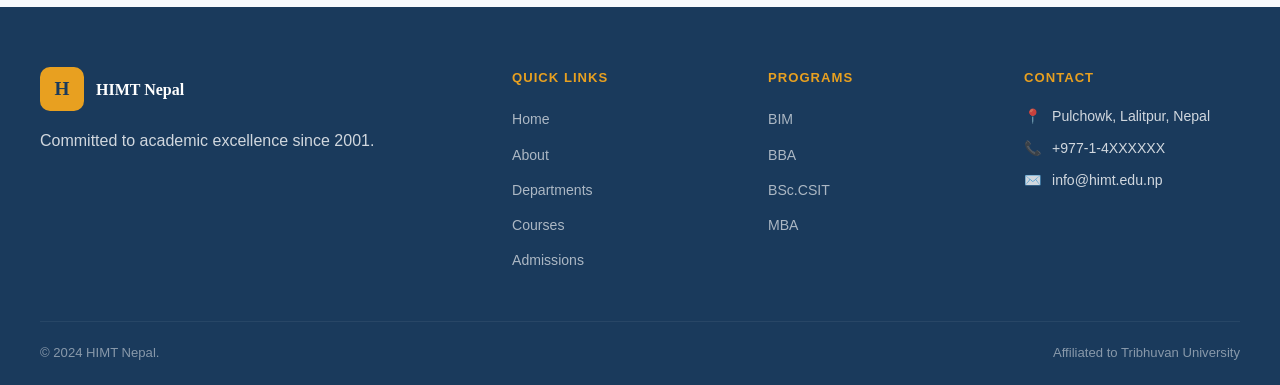
<file: contact.html>
<!DOCTYPE html>
<html lang="en">
<head>
  <meta charset="UTF-8" />
  <meta name="viewport" content="width=device-width, initial-scale=1.0" />
  <title>Contact Us – HIMT Nepal</title>
  <link rel="stylesheet" href="style.css" />
  <link rel="stylesheet" href="https://cdnjs.cloudflare.com/ajax/libs/font-awesome/6.5.0/css/all.min.css" />
  <style>
    .form-group { margin-bottom: 18px; }
    .form-group label { display: block; font-size: 0.88rem; font-weight: 600; color: var(--text-dark); margin-bottom: 6px; }
    .form-group input, .form-group select, .form-group textarea {
      width: 100%; padding: 12px 14px; border: 2px solid var(--border); border-radius: var(--radius-sm);
      font-family: var(--font-body); font-size: 0.9rem; color: var(--text-dark); transition: var(--transition); outline: none;
    }
    .form-group input:focus, .form-group textarea:focus { border-color: var(--primary-light); }
    #contact-success { display:none; background:#d4edda; color:#155724; padding:14px; border-radius:8px; text-align:center; margin-top:14px; }
  </style>
</head>
<body>
  <header id="header">
    <div class="header-top"><div class="container"><span><i class="fa fa-phone"></i> +977-1-4XXXXXX &nbsp;|&nbsp; <i class="fa fa-envelope"></i> info@himt.edu.np</span><span><i class="fa fa-map-marker-alt"></i> Lalitpur, Nepal</span></div></div>
    <div class="header-main"><div class="container">
      <div class="logo"><div class="logo-icon">H</div><div class="logo-text"><div class="college-name">Himalayan Institute of Management &amp; Technology</div><div class="college-tagline">Affiliated to Tribhuvan University · Est. 2001</div></div></div>
      <nav id="main-nav"><ul>
        <li><a href="index.html">Home</a></li>
        <li><a href="about.html">About Us</a></li>
        <li><a href="departments.html">Departments</a></li>
        <li><a href="courses.html">Courses</a></li>
        <li><a href="faculty.html">Faculty</a></li>
        <li><a href="gallery.html">Gallery</a></li>
        <li><a href="admissions.html">Admissions</a></li>
        <li><a href="contact.html" class="active">Contact</a></li>
        <li><a href="admissions.html" class="nav-cta">Apply Now</a></li>
      </ul></nav>
      <button class="hamburger" id="hamburger">☰</button>
    </div></div>
  </header>

  <section class="page-hero">
    <div class="container">
      <div class="breadcrumb"><a href="index.html">Home</a><span>›</span><span>Contact Us</span></div>
      <h1>Contact Us</h1>
      <p>Have a question? We're here to help. Reach out to us anytime.</p>
    </div>
  </section>

  <section class="section-pad">
    <div class="container">
      <div style="display:grid;grid-template-columns:1fr 1.4fr;gap:60px;align-items:start;">

        <!-- CONTACT INFO -->
        <div>
          <span class="section-label">Get in Touch</span>
          <h2 style="color:var(--primary);font-size:2rem;margin:12px 0 28px;">We'd Love to Hear From You</h2>

          <div class="contact-info-block">
            <div class="ci-icon">📍</div>
            <div class="ci-text">
              <h4>Our Address</h4>
              <p>Himalayan Institute of Management &amp; Technology<br>Pulchowk, Lalitpur-3<br>Bagmati Province, Nepal</p>
            </div>
          </div>
          <div class="contact-info-block">
            <div class="ci-icon">📞</div>
            <div class="ci-text">
              <h4>Phone Numbers</h4>
              <p>+977-1-4XXXXXX (Main Line)<br>+977-1-4XXXXXX (Admissions)<br>+977-98XXXXXXXX (Mobile)</p>
            </div>
          </div>
          <div class="contact-info-block">
            <div class="ci-icon">✉️</div>
            <div class="ci-text">
              <h4>Email Addresses</h4>
              <p>info@himt.edu.np (General)<br>admissions@himt.edu.np (Admissions)<br>principal@himt.edu.np (Principal's Office)</p>
            </div>
          </div>
          <div class="contact-info-block">
            <div class="ci-icon">⏰</div>
            <div class="ci-text">
              <h4>Office Hours</h4>
              <p>Sunday – Friday: 9:00 AM – 5:00 PM<br>Saturday: 10:00 AM – 2:00 PM<br>Public Holidays: Closed</p>
            </div>
          </div>
          <div class="contact-info-block">
            <div class="ci-icon">🌐</div>
            <div class="ci-text">
              <h4>Social Media</h4>
              <p>
                <a href="#" style="color:var(--primary-light);">Facebook: /HIMTNepal</a><br>
                <a href="#" style="color:var(--primary-light);">Instagram: @himt.edu.np</a><br>
                <a href="#" style="color:var(--primary-light);">YouTube: HIMT Official</a>
              </p>
            </div>
          </div>

          <!-- MAP PLACEHOLDER -->
          <div class="map-placeholder" style="margin-top:28px;">
            <span>🗺️</span>
            <p>Pulchowk, Lalitpur, Nepal</p>
            <p style="font-size:0.78rem;opacity:0.6;">(Embed Google Maps here in production)</p>
          </div>
        </div>

        <!-- CONTACT FORM -->
        <div>
          <div style="background:white;border-radius:var(--radius);box-shadow:var(--shadow);padding:40px;">
            <span class="section-label">Send a Message</span>
            <h3 style="color:var(--primary);margin:10px 0 24px;">Quick Inquiry Form</h3>
            <form id="contact-form">
              <div class="form-group"><label>Your Full Name *</label><input type="text" placeholder="Enter your name" required /></div>
              <div class="form-group"><label>Email Address *</label><input type="email" placeholder="your@email.com" required /></div>
              <div class="form-group"><label>Phone Number</label><input type="tel" placeholder="+977 98XXXXXXXX" /></div>
              <div class="form-group">
                <label>Subject *</label>
                <select required>
                  <option value="">-- Select Subject --</option>
                  <option>Admission Inquiry</option>
                  <option>Course Information</option>
                  <option>Scholarship Query</option>
                  <option>Faculty Contact</option>
                  <option>General Inquiry</option>
                  <option>Complaint / Feedback</option>
                </select>
              </div>
              <div class="form-group"><label>Your Message *</label><textarea rows="5" placeholder="Write your message here..." required></textarea></div>
              <button type="submit" class="btn btn-dark" style="width:100%;justify-content:center;">
                <i class="fa fa-paper-plane"></i> &nbsp; Send Message
              </button>
              <div id="contact-success">✅ Your message has been sent! We'll respond within 24 hours.</div>
            </form>
          </div>

          <!-- FAQ -->
          <div style="margin-top:32px;">
            <h3 style="color:var(--primary);margin-bottom:20px;">Frequently Asked Questions</h3>
            <div id="faq-list"></div>
          </div>
        </div>
      </div>
    </div>
  </section>

  <footer id="footer">
    <div class="container">
      <div class="footer-grid">
        <div class="footer-col"><div class="logo" style="margin-bottom:16px;"><div class="logo-icon" style="width:44px;height:44px;font-size:1.2rem;">H</div><div class="logo-text"><div class="college-name" style="font-size:1rem;">HIMT Nepal</div></div></div><p>Committed to academic excellence since 2001.</p></div>
        <div class="footer-col"><h4>Quick Links</h4><ul><li><a href="index.html">Home</a></li><li><a href="about.html">About</a></li><li><a href="departments.html">Departments</a></li><li><a href="courses.html">Courses</a></li><li><a href="admissions.html">Admissions</a></li></ul></div>
        <div class="footer-col"><h4>Programs</h4><ul><li><a href="courses.html">BIM</a></li><li><a href="courses.html">BBA</a></li><li><a href="courses.html">BSc.CSIT</a></li><li><a href="courses.html">MBA</a></li></ul></div>
        <div class="footer-col"><h4>Contact</h4><div class="footer-contact-item"><span>📍</span><span>Pulchowk, Lalitpur, Nepal</span></div><div class="footer-contact-item"><span>📞</span><span>+977-1-4XXXXXX</span></div><div class="footer-contact-item"><span>✉️</span><span>info@himt.edu.np</span></div></div>
      </div>
    </div>
    <div class="footer-bottom"><div class="container" style="display:flex;justify-content:space-between;flex-wrap:wrap;gap:8px;"><span>© 2024 HIMT Nepal.</span><span>Affiliated to Tribhuvan University</span></div></div>
  </footer>

  <script src="main.js"></script>
  <script>
    initScrollAnimations();

    document.getElementById('contact-form').addEventListener('submit', function(e) {
      e.preventDefault();
      document.getElementById('contact-success').style.display = 'block';
      this.reset();
      setTimeout(() => { document.getElementById('contact-success').style.display = 'none'; }, 5000);
    });

    // Dynamic FAQ
    const faqs = [
      { q: "When do admissions open for 2081/82?", a: "Admissions are open from Baisakh 1 to Ashad 30, 2081. Early application is encouraged as seats are limited." },
      { q: "Is there a scholarship available?", a: "Yes! HIMT offers merit-based scholarships of up to 100% for outstanding students. Contact the admissions office for details." },
      { q: "Is the college affiliated to TU?", a: "Yes, all programs at HIMT are fully affiliated to Tribhuvan University (TU), Nepal's oldest and largest university." },
      { q: "Can I visit the campus before applying?", a: "Absolutely! We welcome campus visits on all working days from 10 AM to 3 PM. Contact us to schedule a guided tour." }
    ];

    const faqList = document.getElementById('faq-list');
    faqList.innerHTML = faqs.map((f, i) => `
      <div style="border:1px solid var(--border);border-radius:var(--radius-sm);margin-bottom:10px;overflow:hidden;">
        <button onclick="toggleFaq(${i})" style="width:100%;text-align:left;padding:14px 18px;background:var(--light-bg);border:none;cursor:pointer;font-family:var(--font-body);font-size:0.9rem;font-weight:600;color:var(--primary);display:flex;justify-content:space-between;align-items:center;" id="faq-btn-${i}">
          ${f.q} <span id="faq-icon-${i}" style="font-size:1.1rem;">+</span>
        </button>
        <div id="faq-ans-${i}" style="display:none;padding:14px 18px;font-size:0.88rem;color:var(--text-mid);line-height:1.7;border-top:1px solid var(--border);">
          ${f.a}
        </div>
      </div>
    `).join('');

    function toggleFaq(i) {
      const ans = document.getElementById(`faq-ans-${i}`);
      const icon = document.getElementById(`faq-icon-${i}`);
      if (ans.style.display === 'none') {
        ans.style.display = 'block';
        icon.textContent = '−';
      } else {
        ans.style.display = 'none';
        icon.textContent = '+';
      }
    }
  </script>
</body>
</html>
</file>
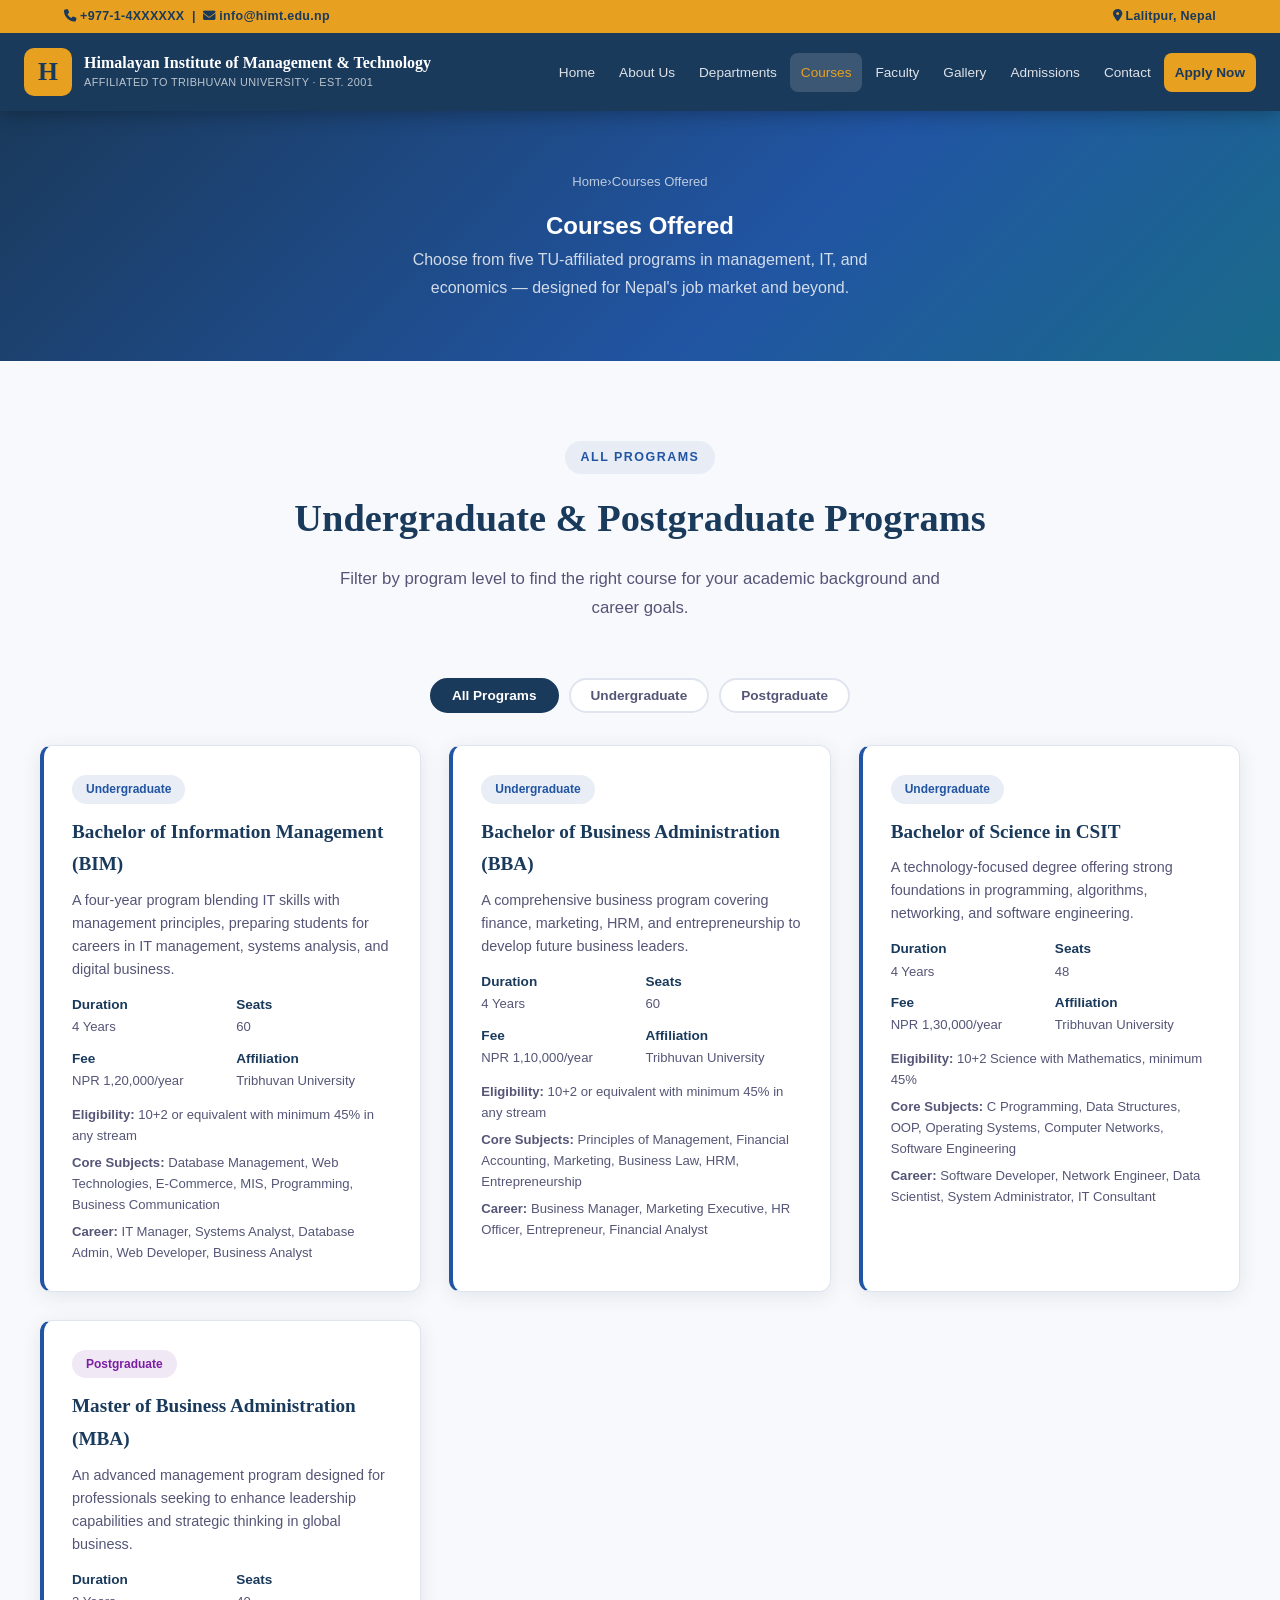
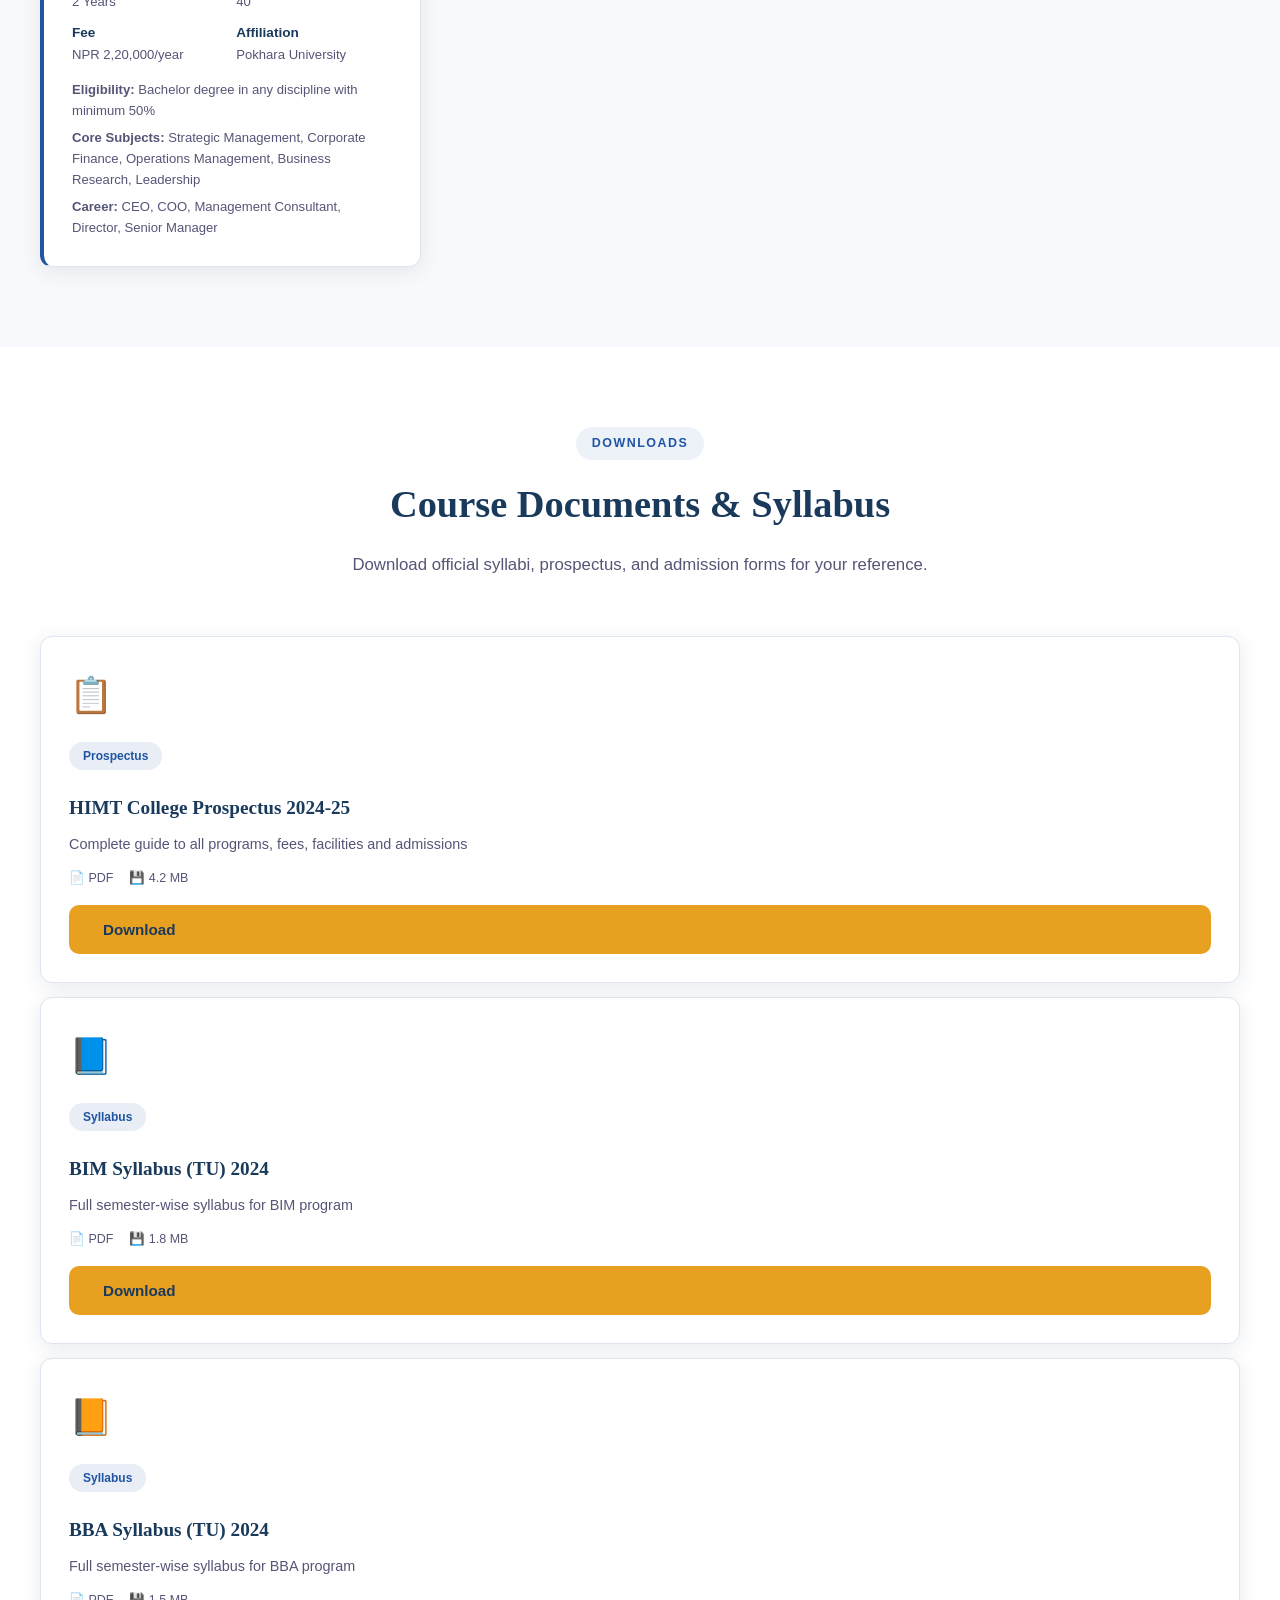
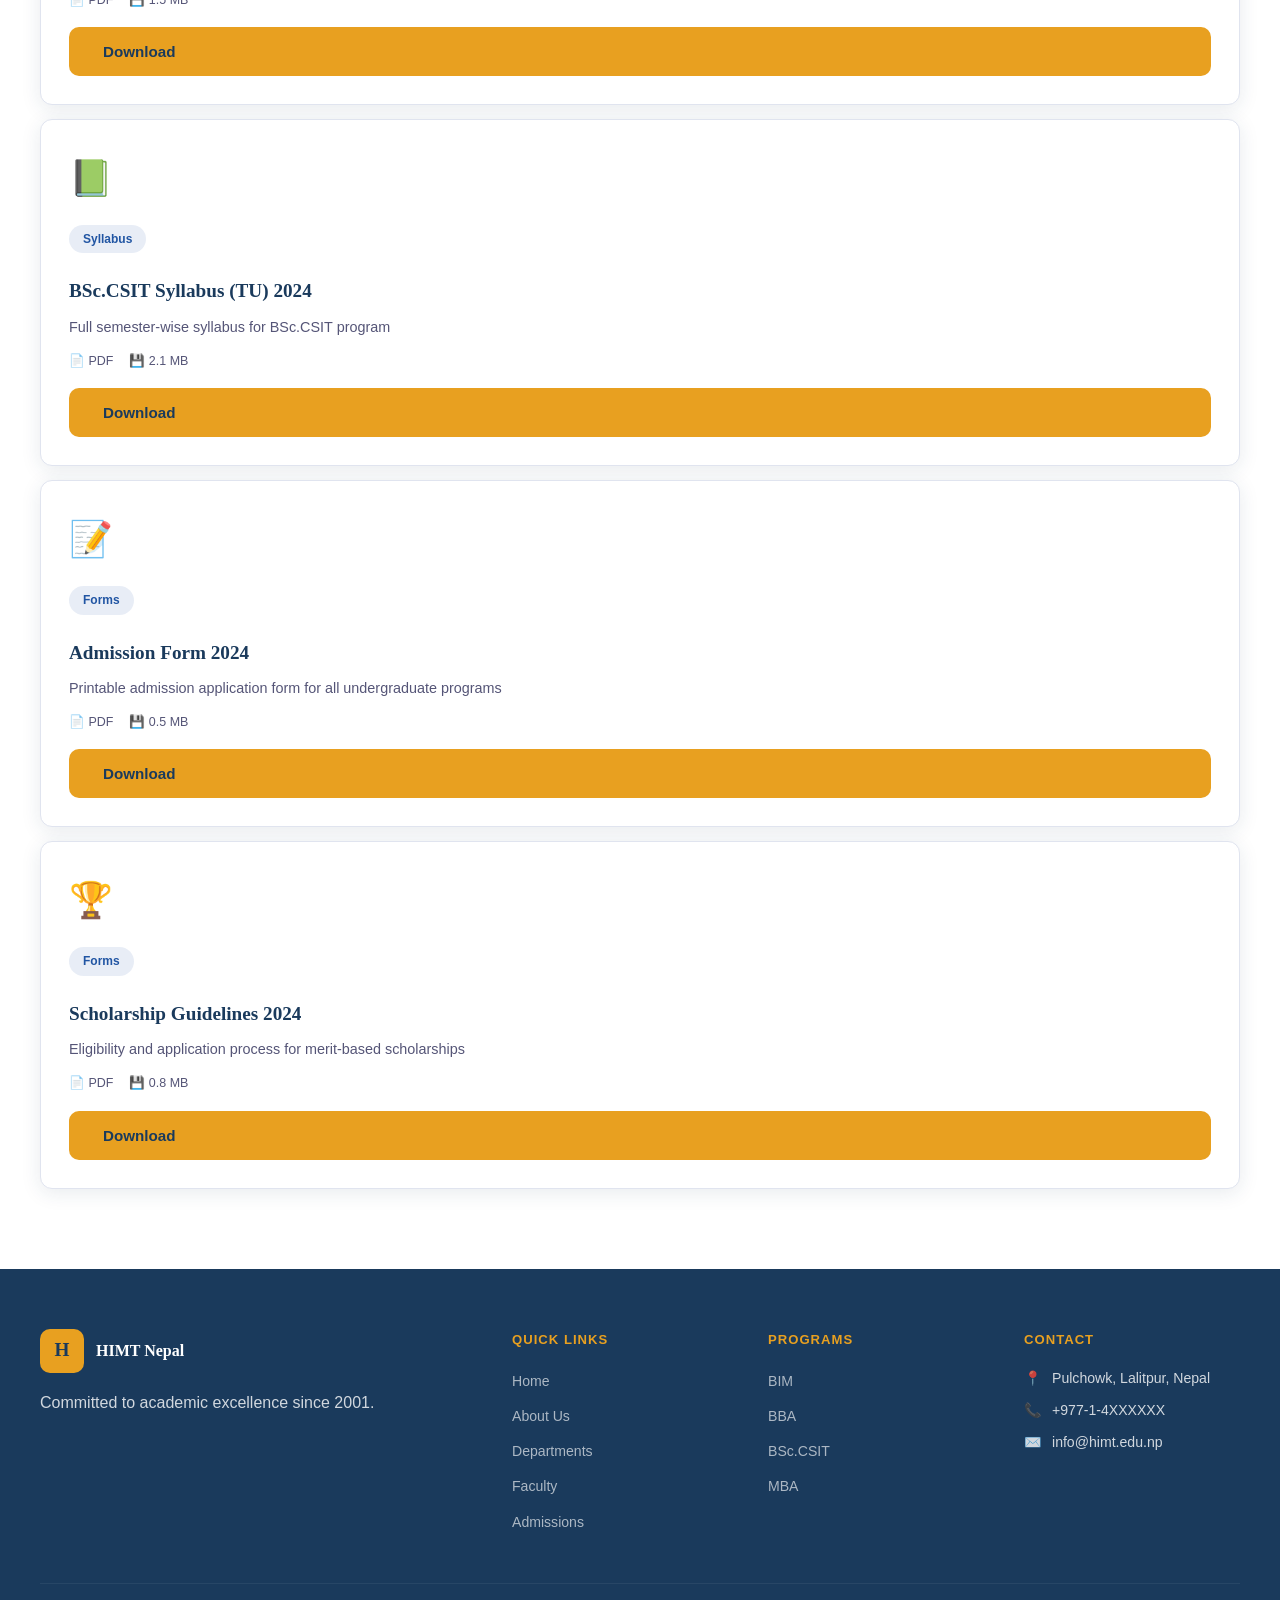
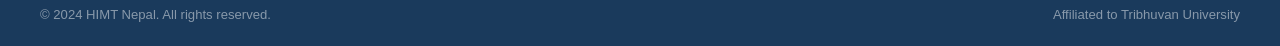
<file: courses.html>
<!DOCTYPE html>
<html lang="en">
<head>
  <meta charset="UTF-8" />
  <meta name="viewport" content="width=device-width, initial-scale=1.0" />
  <title>Courses Offered – HIMT Nepal</title>
  <link rel="stylesheet" href="style.css" />
  <link rel="stylesheet" href="https://cdnjs.cloudflare.com/ajax/libs/font-awesome/6.5.0/css/all.min.css" />
</head>
<body>
  <header id="header">
    <div class="header-top"><div class="container"><span><i class="fa fa-phone"></i> +977-1-4XXXXXX &nbsp;|&nbsp; <i class="fa fa-envelope"></i> info@himt.edu.np</span><span><i class="fa fa-map-marker-alt"></i> Lalitpur, Nepal</span></div></div>
    <div class="header-main"><div class="container">
      <div class="logo"><div class="logo-icon">H</div><div class="logo-text"><div class="college-name">Himalayan Institute of Management &amp; Technology</div><div class="college-tagline">Affiliated to Tribhuvan University · Est. 2001</div></div></div>
      <nav id="main-nav"><ul>
        <li><a href="index.html">Home</a></li>
        <li><a href="about.html">About Us</a></li>
        <li><a href="departments.html">Departments</a></li>
        <li><a href="courses.html" class="active">Courses</a></li>
        <li><a href="faculty.html">Faculty</a></li>
        <li><a href="gallery.html">Gallery</a></li>
        <li><a href="admissions.html">Admissions</a></li>
        <li><a href="contact.html">Contact</a></li>
        <li><a href="admissions.html" class="nav-cta">Apply Now</a></li>
      </ul></nav>
      <button class="hamburger" id="hamburger">☰</button>
    </div></div>
  </header>

  <section class="page-hero">
    <div class="container">
      <div class="breadcrumb"><a href="index.html">Home</a><span>›</span><span>Courses Offered</span></div>
      <h1>Courses Offered</h1>
      <p>Choose from five TU-affiliated programs in management, IT, and economics — designed for Nepal's job market and beyond.</p>
    </div>
  </section>

  <section class="section-pad">
    <div class="container">
      <div class="section-header">
        <span class="section-label">All Programs</span>
        <h2>Undergraduate &amp; Postgraduate Programs</h2>
        <p>Filter by program level to find the right course for your academic background and career goals.</p>
      </div>

      <!-- Filter Bar -->
      <div class="filter-bar" id="course-filter-bar">
        <button class="filter-btn active" data-filter="all">All Programs</button>
        <button class="filter-btn" data-filter="Undergraduate">Undergraduate</button>
        <button class="filter-btn" data-filter="Postgraduate">Postgraduate</button>
      </div>

      <!-- Courses from XML -->
      <div class="grid-2" id="courses-container">
        <div class="loading"><div class="spinner"></div>Loading course data from XML...</div>
      </div>
    </div>
  </section>

  <!-- DOWNLOAD SECTION -->
  <section class="section-pad bg-light">
    <div class="container">
      <div class="section-header">
        <span class="section-label">Downloads</span>
        <h2>Course Documents &amp; Syllabus</h2>
        <p>Download official syllabi, prospectus, and admission forms for your reference.</p>
      </div>
      <div style="display:flex;flex-direction:column;gap:14px;" id="downloads-container">
        <div class="loading"><div class="spinner"></div>Loading downloads...</div>
      </div>
    </div>
  </section>

  <footer id="footer">
    <div class="container">
      <div class="footer-grid">
        <div class="footer-col"><div class="logo" style="margin-bottom:16px;"><div class="logo-icon" style="width:44px;height:44px;font-size:1.2rem;">H</div><div class="logo-text"><div class="college-name" style="font-size:1rem;">HIMT Nepal</div></div></div><p>Committed to academic excellence since 2001.</p></div>
        <div class="footer-col"><h4>Quick Links</h4><ul><li><a href="index.html">Home</a></li><li><a href="about.html">About Us</a></li><li><a href="departments.html">Departments</a></li><li><a href="faculty.html">Faculty</a></li><li><a href="admissions.html">Admissions</a></li></ul></div>
        <div class="footer-col"><h4>Programs</h4><ul><li><a href="courses.html">BIM</a></li><li><a href="courses.html">BBA</a></li><li><a href="courses.html">BSc.CSIT</a></li><li><a href="courses.html">MBA</a></li></ul></div>
        <div class="footer-col"><h4>Contact</h4><div class="footer-contact-item"><span>📍</span><span>Pulchowk, Lalitpur, Nepal</span></div><div class="footer-contact-item"><span>📞</span><span>+977-1-4XXXXXX</span></div><div class="footer-contact-item"><span>✉️</span><span>info@himt.edu.np</span></div></div>
      </div>
    </div>
    <div class="footer-bottom"><div class="container" style="display:flex;justify-content:space-between;flex-wrap:wrap;gap:8px;"><span>© 2024 HIMT Nepal. All rights reserved.</span><span>Affiliated to Tribhuvan University</span></div></div>
  </footer>

  <script src="main.js"></script>
  <script>
    loadCourses('courses-container');
    loadDownloads('downloads-container');
    setupFilters('course-filter-bar', loadCourses, 'courses-container');
  </script>
</body>
</html>
</file>
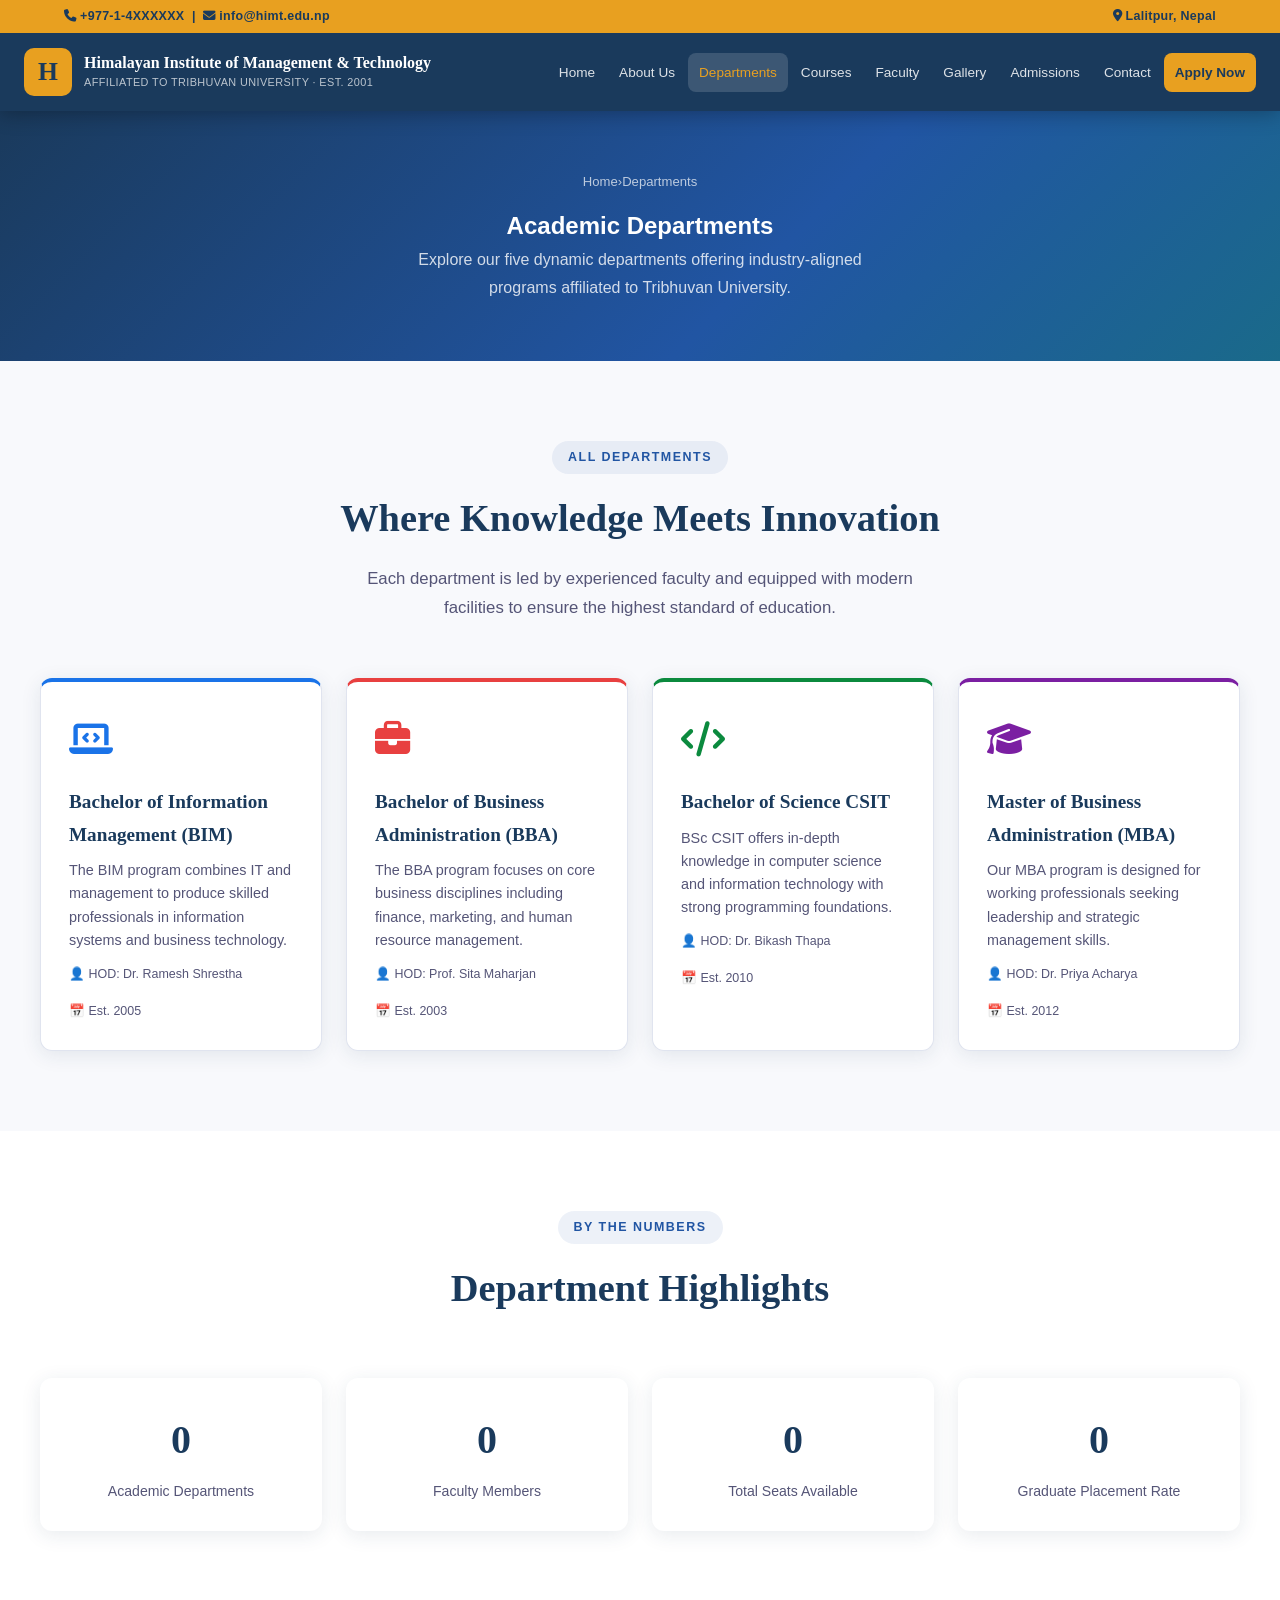
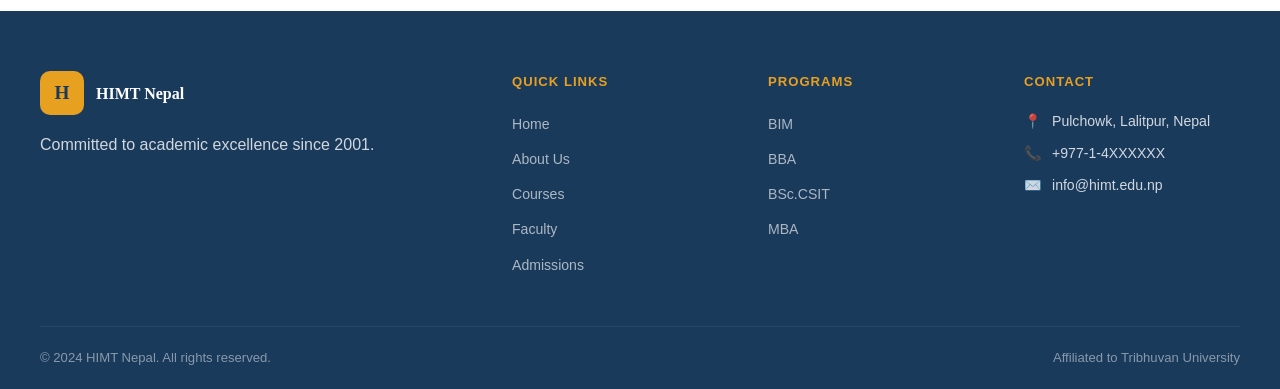
<file: departments.html>
<!DOCTYPE html>
<html lang="en">
<head>
  <meta charset="UTF-8" />
  <meta name="viewport" content="width=device-width, initial-scale=1.0" />
  <title>Departments – HIMT Nepal</title>
  <link rel="stylesheet" href="style.css" />
  <link rel="stylesheet" href="https://cdnjs.cloudflare.com/ajax/libs/font-awesome/6.5.0/css/all.min.css" />
</head>
<body>
  <header id="header">
    <div class="header-top"><div class="container"><span><i class="fa fa-phone"></i> +977-1-4XXXXXX &nbsp;|&nbsp; <i class="fa fa-envelope"></i> info@himt.edu.np</span><span><i class="fa fa-map-marker-alt"></i> Lalitpur, Nepal</span></div></div>
    <div class="header-main"><div class="container">
      <div class="logo"><div class="logo-icon">H</div><div class="logo-text"><div class="college-name">Himalayan Institute of Management &amp; Technology</div><div class="college-tagline">Affiliated to Tribhuvan University · Est. 2001</div></div></div>
      <nav id="main-nav"><ul>
        <li><a href="index.html">Home</a></li>
        <li><a href="about.html">About Us</a></li>
        <li><a href="departments.html" class="active">Departments</a></li>
        <li><a href="courses.html">Courses</a></li>
        <li><a href="faculty.html">Faculty</a></li>
        <li><a href="gallery.html">Gallery</a></li>
        <li><a href="admissions.html">Admissions</a></li>
        <li><a href="contact.html">Contact</a></li>
        <li><a href="admissions.html" class="nav-cta">Apply Now</a></li>
      </ul></nav>
      <button class="hamburger" id="hamburger">☰</button>
    </div></div>
  </header>

  <section class="page-hero">
    <div class="container">
      <div class="breadcrumb"><a href="index.html">Home</a><span>›</span><span>Departments</span></div>
      <h1>Academic Departments</h1>
      <p>Explore our five dynamic departments offering industry-aligned programs affiliated to Tribhuvan University.</p>
    </div>
  </section>

  <section class="section-pad">
    <div class="container">
      <div class="section-header">
        <span class="section-label">All Departments</span>
        <h2>Where Knowledge Meets Innovation</h2>
        <p>Each department is led by experienced faculty and equipped with modern facilities to ensure the highest standard of education.</p>
      </div>
      <!-- Departments loaded from XML -->
      <div class="grid-3" id="departments-container">
        <div class="loading"><div class="spinner"></div>Loading department data from XML...</div>
      </div>
    </div>
  </section>

  <!-- STATS SECTION -->
  <section class="section-pad bg-light stats-section">
    <div class="container">
      <div class="section-header">
        <span class="section-label">By the Numbers</span>
        <h2>Department Highlights</h2>
      </div>
      <div class="grid-4">
        <div style="text-align:center;padding:28px;background:white;border-radius:var(--radius);box-shadow:var(--shadow);">
          <div style="font-size:2.5rem;font-weight:700;font-family:var(--font-display);color:var(--primary);" class="count-up" data-target="5" data-suffix="">0</div>
          <div style="color:var(--text-mid);font-size:0.88rem;margin-top:6px;">Academic Departments</div>
        </div>
        <div style="text-align:center;padding:28px;background:white;border-radius:var(--radius);box-shadow:var(--shadow);">
          <div style="font-size:2.5rem;font-weight:700;font-family:var(--font-display);color:var(--primary);" class="count-up" data-target="45" data-suffix="+">0</div>
          <div style="color:var(--text-mid);font-size:0.88rem;margin-top:6px;">Faculty Members</div>
        </div>
        <div style="text-align:center;padding:28px;background:white;border-radius:var(--radius);box-shadow:var(--shadow);">
          <div style="font-size:2.5rem;font-weight:700;font-family:var(--font-display);color:var(--primary);" class="count-up" data-target="278" data-suffix="">0</div>
          <div style="color:var(--text-mid);font-size:0.88rem;margin-top:6px;">Total Seats Available</div>
        </div>
        <div style="text-align:center;padding:28px;background:white;border-radius:var(--radius);box-shadow:var(--shadow);">
          <div style="font-size:2.5rem;font-weight:700;font-family:var(--font-display);color:var(--primary);" class="count-up" data-target="92" data-suffix="%">0</div>
          <div style="color:var(--text-mid);font-size:0.88rem;margin-top:6px;">Graduate Placement Rate</div>
        </div>
      </div>
    </div>
  </section>

  <footer id="footer">
    <div class="container">
      <div class="footer-grid">
        <div class="footer-col"><div class="logo" style="margin-bottom:16px;"><div class="logo-icon" style="width:44px;height:44px;font-size:1.2rem;">H</div><div class="logo-text"><div class="college-name" style="font-size:1rem;">HIMT Nepal</div></div></div><p>Committed to academic excellence since 2001.</p></div>
        <div class="footer-col"><h4>Quick Links</h4><ul><li><a href="index.html">Home</a></li><li><a href="about.html">About Us</a></li><li><a href="courses.html">Courses</a></li><li><a href="faculty.html">Faculty</a></li><li><a href="admissions.html">Admissions</a></li></ul></div>
        <div class="footer-col"><h4>Programs</h4><ul><li><a href="courses.html">BIM</a></li><li><a href="courses.html">BBA</a></li><li><a href="courses.html">BSc.CSIT</a></li><li><a href="courses.html">MBA</a></li></ul></div>
        <div class="footer-col"><h4>Contact</h4><div class="footer-contact-item"><span>📍</span><span>Pulchowk, Lalitpur, Nepal</span></div><div class="footer-contact-item"><span>📞</span><span>+977-1-4XXXXXX</span></div><div class="footer-contact-item"><span>✉️</span><span>info@himt.edu.np</span></div></div>
      </div>
    </div>
    <div class="footer-bottom"><div class="container" style="display:flex;justify-content:space-between;flex-wrap:wrap;gap:8px;"><span>© 2024 HIMT Nepal. All rights reserved.</span><span>Affiliated to Tribhuvan University</span></div></div>
  </footer>

  <script src="main.js"></script>
  <script>
    loadDepartments('departments-container');
    setTimeout(animateCounters, 600);
  </script>
</body>
</html>
</file>
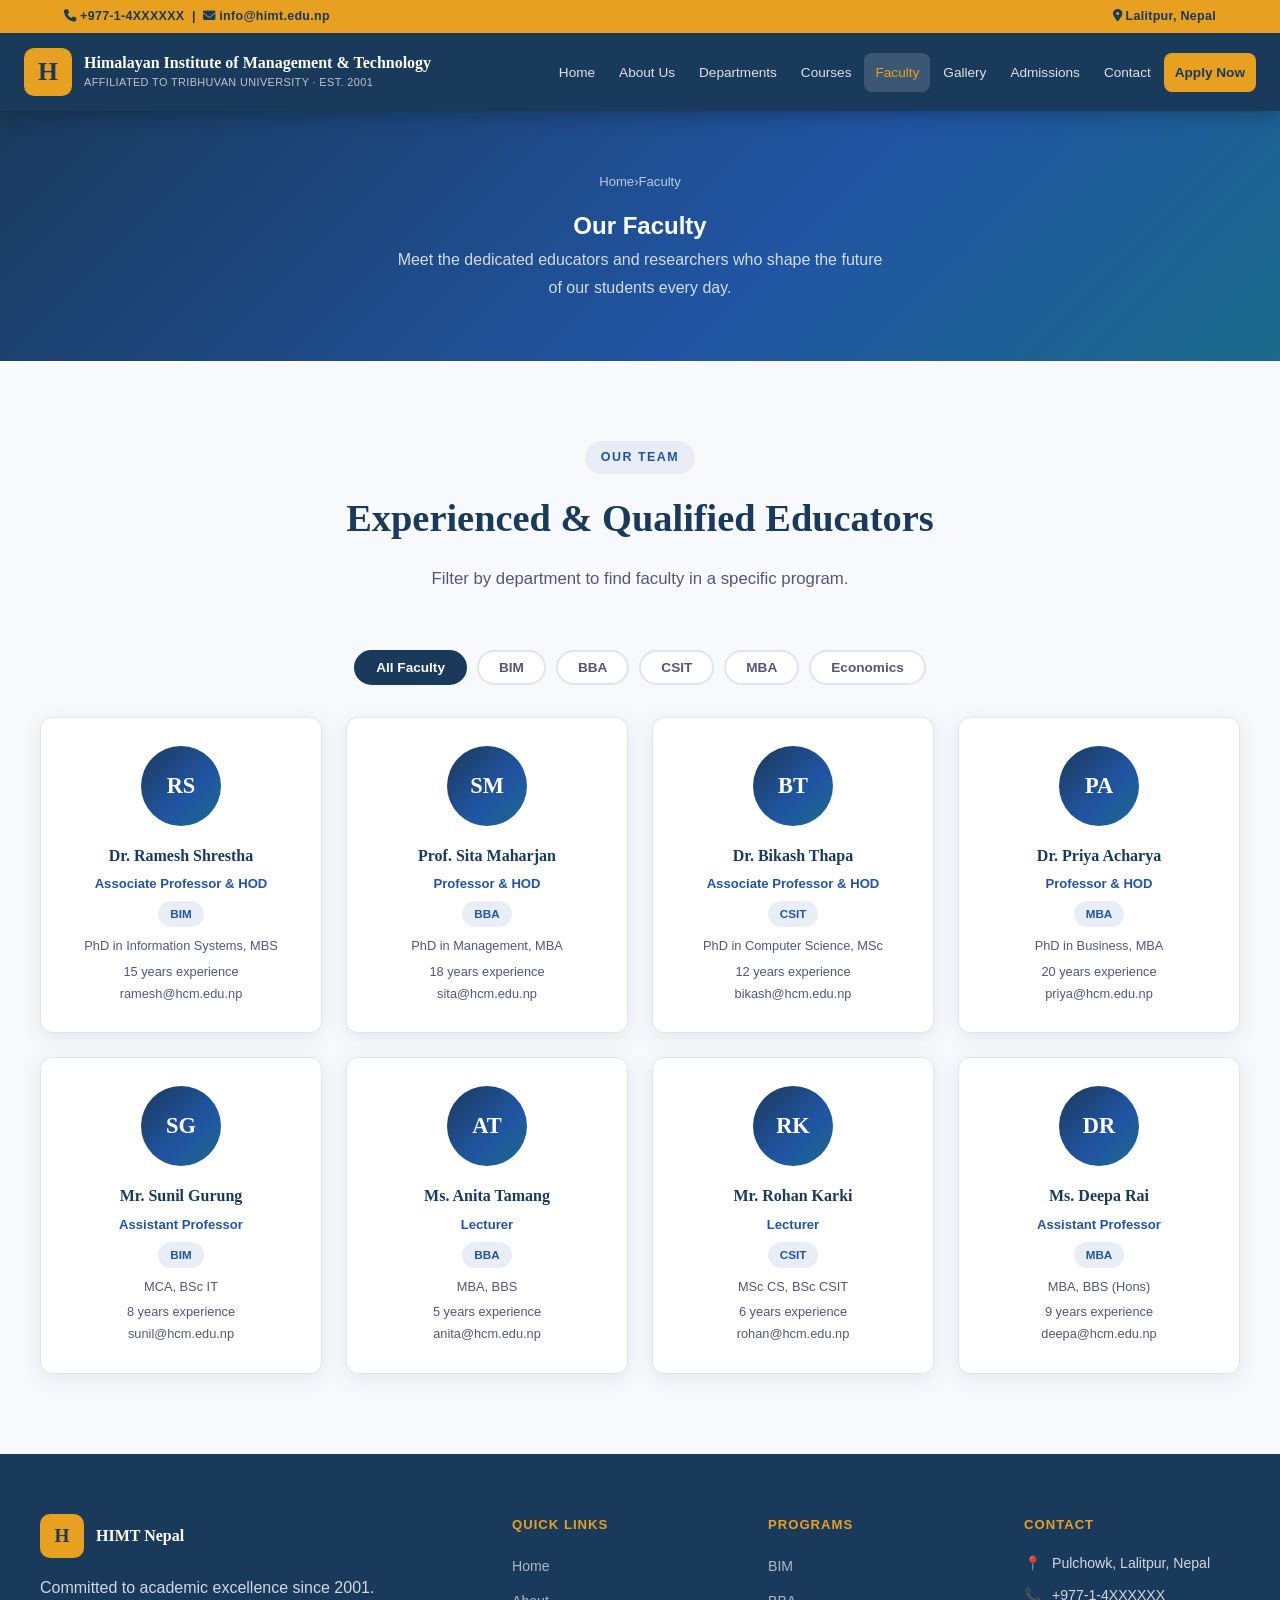
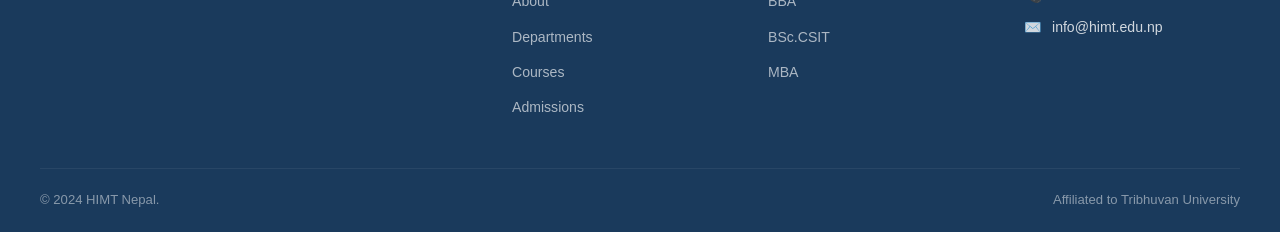
<file: faculty.html>
<!DOCTYPE html>
<html lang="en">
<head>
  <meta charset="UTF-8" />
  <meta name="viewport" content="width=device-width, initial-scale=1.0" />
  <title>Faculty – HIMT Nepal</title>
  <link rel="stylesheet" href="style.css" />
  <link rel="stylesheet" href="https://cdnjs.cloudflare.com/ajax/libs/font-awesome/6.5.0/css/all.min.css" />
</head>
<body>
  <header id="header">
    <div class="header-top"><div class="container"><span><i class="fa fa-phone"></i> +977-1-4XXXXXX &nbsp;|&nbsp; <i class="fa fa-envelope"></i> info@himt.edu.np</span><span><i class="fa fa-map-marker-alt"></i> Lalitpur, Nepal</span></div></div>
    <div class="header-main"><div class="container">
      <div class="logo"><div class="logo-icon">H</div><div class="logo-text"><div class="college-name">Himalayan Institute of Management &amp; Technology</div><div class="college-tagline">Affiliated to Tribhuvan University · Est. 2001</div></div></div>
      <nav id="main-nav"><ul>
        <li><a href="index.html">Home</a></li>
        <li><a href="about.html">About Us</a></li>
        <li><a href="departments.html">Departments</a></li>
        <li><a href="courses.html">Courses</a></li>
        <li><a href="faculty.html" class="active">Faculty</a></li>
        <li><a href="gallery.html">Gallery</a></li>
        <li><a href="admissions.html">Admissions</a></li>
        <li><a href="contact.html">Contact</a></li>
        <li><a href="admissions.html" class="nav-cta">Apply Now</a></li>
      </ul></nav>
      <button class="hamburger" id="hamburger">☰</button>
    </div></div>
  </header>

  <section class="page-hero">
    <div class="container">
      <div class="breadcrumb"><a href="index.html">Home</a><span>›</span><span>Faculty</span></div>
      <h1>Our Faculty</h1>
      <p>Meet the dedicated educators and researchers who shape the future of our students every day.</p>
    </div>
  </section>

  <section class="section-pad">
    <div class="container">
      <div class="section-header">
        <span class="section-label">Our Team</span>
        <h2>Experienced &amp; Qualified Educators</h2>
        <p>Filter by department to find faculty in a specific program.</p>
      </div>

      <!-- Filter -->
      <div class="filter-bar" id="faculty-filter-bar">
        <button class="filter-btn active" data-filter="all">All Faculty</button>
        <button class="filter-btn" data-filter="BIM">BIM</button>
        <button class="filter-btn" data-filter="BBA">BBA</button>
        <button class="filter-btn" data-filter="CSIT">CSIT</button>
        <button class="filter-btn" data-filter="MBA">MBA</button>
        <button class="filter-btn" data-filter="Economics">Economics</button>
      </div>

      <div class="grid-4" id="faculty-container">
        <div class="loading"><div class="spinner"></div>Loading faculty from XML...</div>
      </div>
    </div>
  </section>

  <footer id="footer">
    <div class="container">
      <div class="footer-grid">
        <div class="footer-col"><div class="logo" style="margin-bottom:16px;"><div class="logo-icon" style="width:44px;height:44px;font-size:1.2rem;">H</div><div class="logo-text"><div class="college-name" style="font-size:1rem;">HIMT Nepal</div></div></div><p>Committed to academic excellence since 2001.</p></div>
        <div class="footer-col"><h4>Quick Links</h4><ul><li><a href="index.html">Home</a></li><li><a href="about.html">About</a></li><li><a href="departments.html">Departments</a></li><li><a href="courses.html">Courses</a></li><li><a href="admissions.html">Admissions</a></li></ul></div>
        <div class="footer-col"><h4>Programs</h4><ul><li><a href="courses.html">BIM</a></li><li><a href="courses.html">BBA</a></li><li><a href="courses.html">BSc.CSIT</a></li><li><a href="courses.html">MBA</a></li></ul></div>
        <div class="footer-col"><h4>Contact</h4><div class="footer-contact-item"><span>📍</span><span>Pulchowk, Lalitpur, Nepal</span></div><div class="footer-contact-item"><span>📞</span><span>+977-1-4XXXXXX</span></div><div class="footer-contact-item"><span>✉️</span><span>info@himt.edu.np</span></div></div>
      </div>
    </div>
    <div class="footer-bottom"><div class="container" style="display:flex;justify-content:space-between;flex-wrap:wrap;gap:8px;"><span>© 2024 HIMT Nepal.</span><span>Affiliated to Tribhuvan University</span></div></div>
  </footer>

  <script src="main.js"></script>
  <script>
    loadFaculty('faculty-container');
    setupFilters('faculty-filter-bar', loadFaculty, 'faculty-container');
  </script>
</body>
</html>
</file>
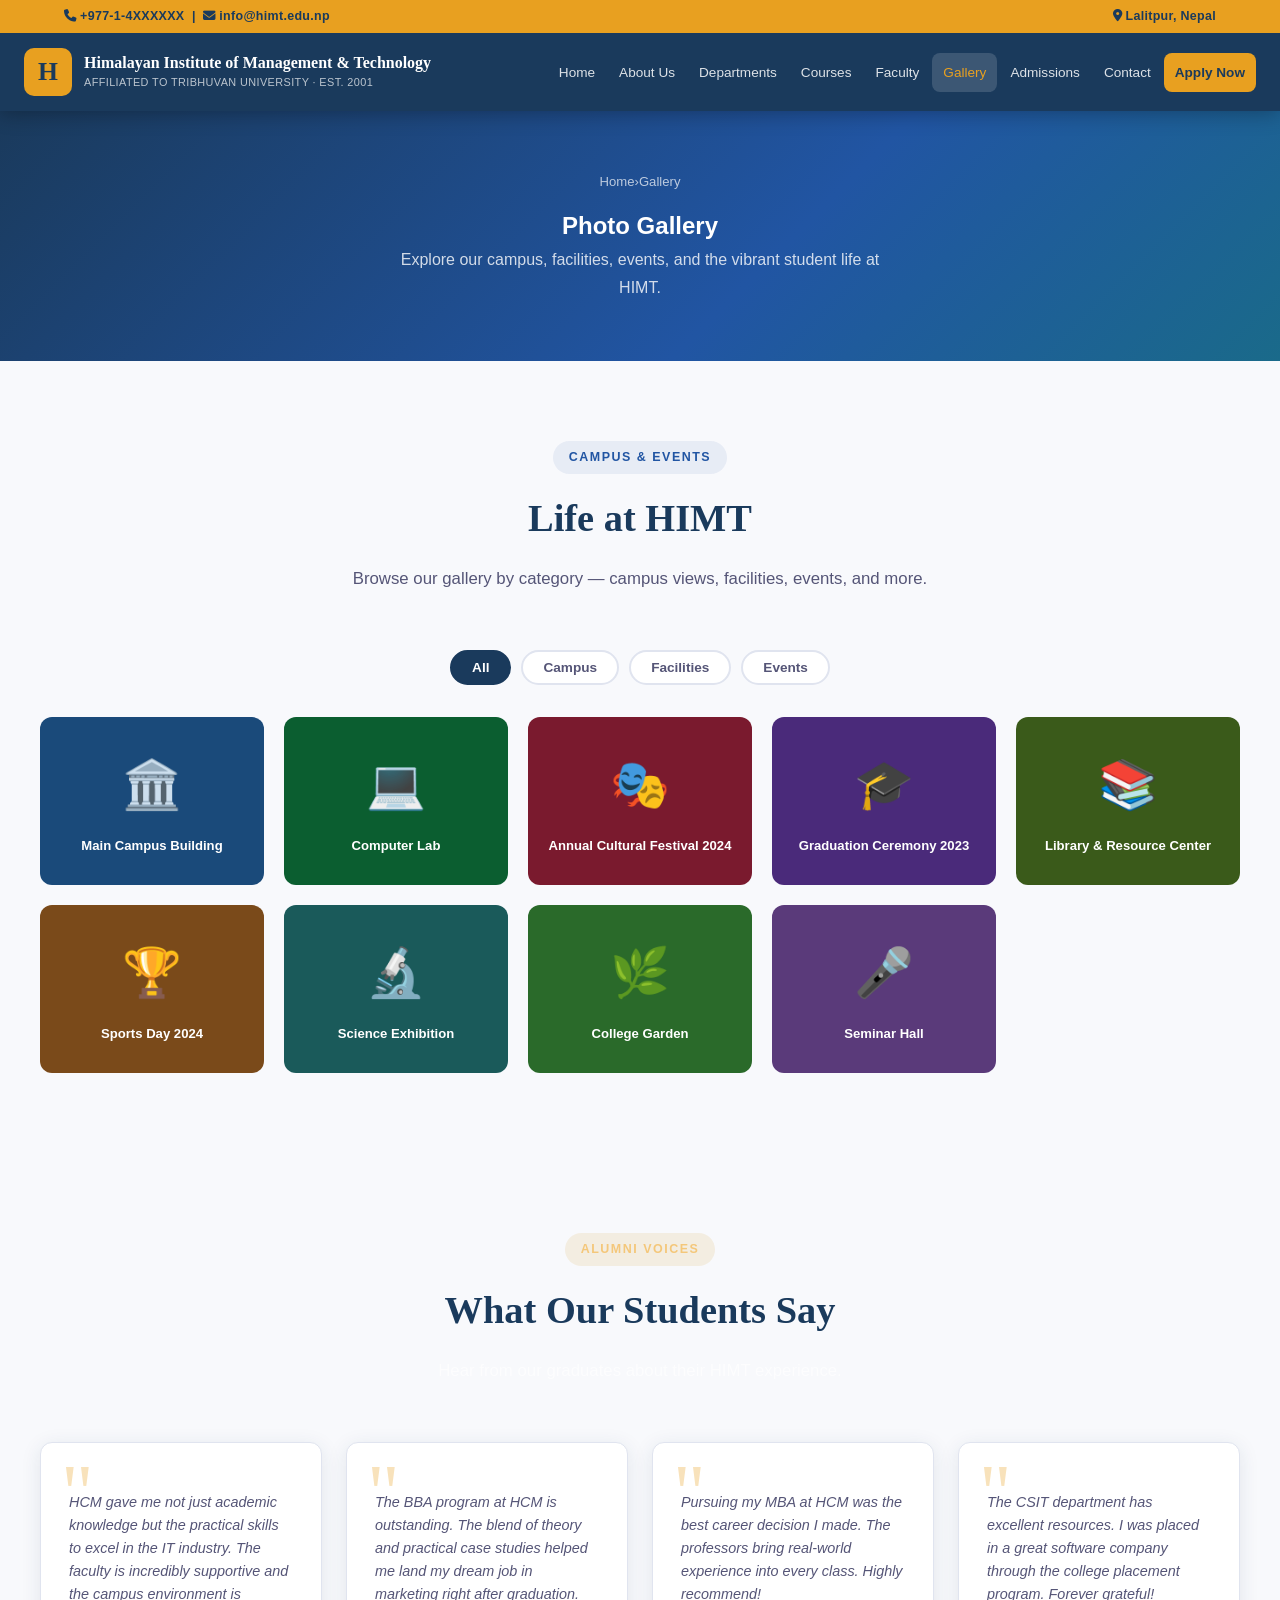
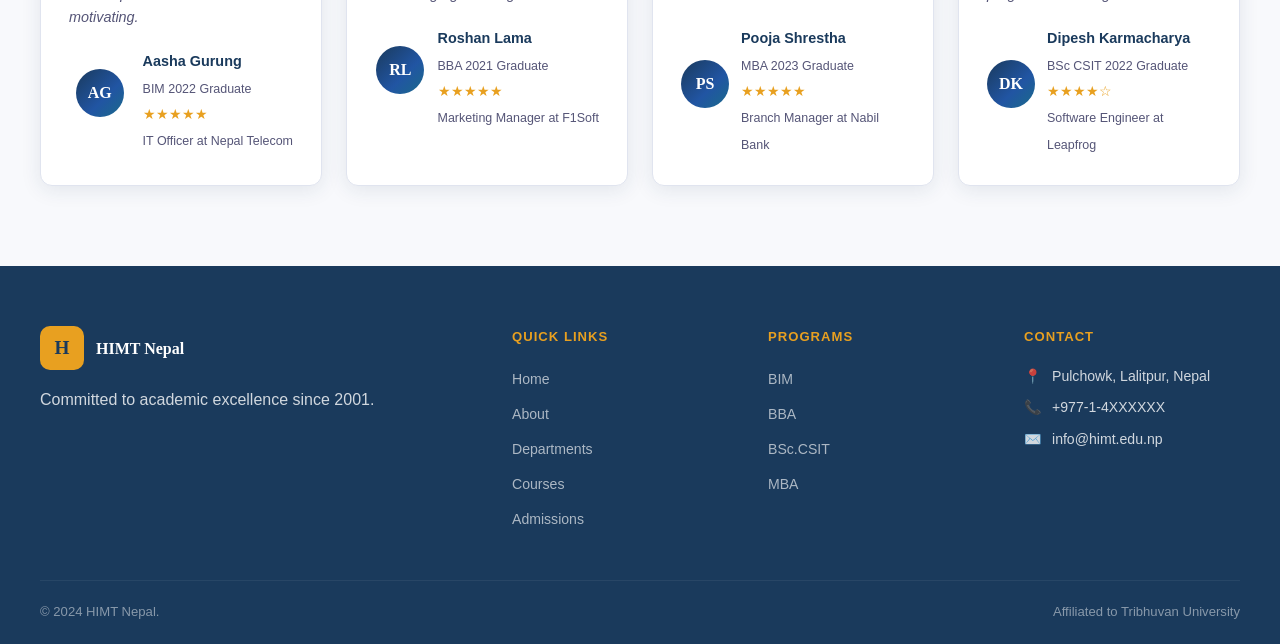
<file: gallery.html>
<!DOCTYPE html>
<html lang="en">
<head>
  <meta charset="UTF-8" />
  <meta name="viewport" content="width=device-width, initial-scale=1.0" />
  <title>Gallery – HIMT Nepal</title>
  <link rel="stylesheet" href="style.css" />
  <link rel="stylesheet" href="https://cdnjs.cloudflare.com/ajax/libs/font-awesome/6.5.0/css/all.min.css" />
</head>
<body>
  <header id="header">
    <div class="header-top"><div class="container"><span><i class="fa fa-phone"></i> +977-1-4XXXXXX &nbsp;|&nbsp; <i class="fa fa-envelope"></i> info@himt.edu.np</span><span><i class="fa fa-map-marker-alt"></i> Lalitpur, Nepal</span></div></div>
    <div class="header-main"><div class="container">
      <div class="logo"><div class="logo-icon">H</div><div class="logo-text"><div class="college-name">Himalayan Institute of Management &amp; Technology</div><div class="college-tagline">Affiliated to Tribhuvan University · Est. 2001</div></div></div>
      <nav id="main-nav"><ul>
        <li><a href="index.html">Home</a></li>
        <li><a href="about.html">About Us</a></li>
        <li><a href="departments.html">Departments</a></li>
        <li><a href="courses.html">Courses</a></li>
        <li><a href="faculty.html">Faculty</a></li>
        <li><a href="gallery.html" class="active">Gallery</a></li>
        <li><a href="admissions.html">Admissions</a></li>
        <li><a href="contact.html">Contact</a></li>
        <li><a href="admissions.html" class="nav-cta">Apply Now</a></li>
      </ul></nav>
      <button class="hamburger" id="hamburger">☰</button>
    </div></div>
  </header>

  <section class="page-hero">
    <div class="container">
      <div class="breadcrumb"><a href="index.html">Home</a><span>›</span><span>Gallery</span></div>
      <h1>Photo Gallery</h1>
      <p>Explore our campus, facilities, events, and the vibrant student life at HIMT.</p>
    </div>
  </section>

  <section class="section-pad">
    <div class="container">
      <div class="section-header">
        <span class="section-label">Campus &amp; Events</span>
        <h2>Life at HIMT</h2>
        <p>Browse our gallery by category — campus views, facilities, events, and more.</p>
      </div>

      <!-- Filter Bar -->
      <div class="filter-bar" id="gallery-filter-bar">
        <button class="filter-btn active" data-filter="all">All</button>
        <button class="filter-btn" data-filter="Campus">Campus</button>
        <button class="filter-btn" data-filter="Facilities">Facilities</button>
        <button class="filter-btn" data-filter="Events">Events</button>
      </div>

      <!-- Gallery from XML -->
      <div id="gallery-container">
        <div class="loading"><div class="spinner"></div>Loading gallery from XML...</div>
      </div>
    </div>
  </section>

  <!-- TESTIMONIALS on gallery page -->
  <section class="section-pad testimonials-section">
    <div class="container">
      <div class="section-header">
        <span class="section-label" style="color:var(--accent-light);background:rgba(212,168,67,0.15);">Alumni Voices</span>
        <h2>What Our Students Say</h2>
        <p style="color:rgba(255,255,255,0.65);">Hear from our graduates about their HIMT experience.</p>
      </div>
      <div class="grid-4" id="gallery-testimonials">
        <div class="loading" style="color:rgba(255,255,255,0.5);"><div class="spinner"></div></div>
      </div>
    </div>
  </section>

  <footer id="footer">
    <div class="container">
      <div class="footer-grid">
        <div class="footer-col"><div class="logo" style="margin-bottom:16px;"><div class="logo-icon" style="width:44px;height:44px;font-size:1.2rem;">H</div><div class="logo-text"><div class="college-name" style="font-size:1rem;">HIMT Nepal</div></div></div><p>Committed to academic excellence since 2001.</p></div>
        <div class="footer-col"><h4>Quick Links</h4><ul><li><a href="index.html">Home</a></li><li><a href="about.html">About</a></li><li><a href="departments.html">Departments</a></li><li><a href="courses.html">Courses</a></li><li><a href="admissions.html">Admissions</a></li></ul></div>
        <div class="footer-col"><h4>Programs</h4><ul><li><a href="courses.html">BIM</a></li><li><a href="courses.html">BBA</a></li><li><a href="courses.html">BSc.CSIT</a></li><li><a href="courses.html">MBA</a></li></ul></div>
        <div class="footer-col"><h4>Contact</h4><div class="footer-contact-item"><span>📍</span><span>Pulchowk, Lalitpur, Nepal</span></div><div class="footer-contact-item"><span>📞</span><span>+977-1-4XXXXXX</span></div><div class="footer-contact-item"><span>✉️</span><span>info@himt.edu.np</span></div></div>
      </div>
    </div>
    <div class="footer-bottom"><div class="container" style="display:flex;justify-content:space-between;flex-wrap:wrap;gap:8px;"><span>© 2024 HIMT Nepal.</span><span>Affiliated to Tribhuvan University</span></div></div>
  </footer>

  <script src="main.js"></script>
  <script>
    loadGallery('gallery-container');
    loadTestimonials('gallery-testimonials');
    setupFilters('gallery-filter-bar', loadGallery, 'gallery-container');
  </script>
</body>
</html>
</file>
<file: style.css>
/* ===== CSS VARIABLES ===== */
:root {
  --primary: #1a3a5c;
  --primary-light: #2155a3;
  --accent: #e8a020;
  --accent-dark: #c4851a;
  --text: #1e1e2e;
  --text-light: #555577;
  --bg: #f8f9fc;
  --white: #ffffff;
  --card-bg: #ffffff;
  --border: #e0e4ef;
  --gradient: linear-gradient(135deg, #1a3a5c 0%, #2155a3 60%, #1a6a8a 100%);
  --shadow: 0 4px 20px rgba(26,58,92,0.10);
  --shadow-lg: 0 8px 40px rgba(26,58,92,0.15);
  --font-head: 'Playfair Display', Georgia, serif;
  --font-body: 'Source Sans 3', 'Segoe UI', sans-serif;
  --radius: 12px;
  --transition: all 0.3s cubic-bezier(0.4,0,0.2,1);
}

/* ===== RESET ===== */
*, *::before, *::after { margin:0; padding:0; box-sizing:border-box; }
html { scroll-behavior: smooth; }
body { font-family: var(--font-body); background: var(--bg); color: var(--text); line-height:1.7; }
a { text-decoration:none; color:inherit; }
img { max-width:100%; display:block; }

/* ===== HEADER & NAV ===== */
header {
  background: var(--primary);
  position: sticky; top:0; z-index:1000;
  box-shadow: 0 2px 20px rgba(0,0,0,0.3);
}
.top-bar {
  background: var(--accent);
  text-align:center; padding:6px;
  font-size:0.78rem; color: var(--primary);
  font-weight:600; letter-spacing:0.5px;
}
.nav-container {
  max-width:1200px; margin:0 auto;
  display:flex; align-items:center; justify-content:space-between;
  padding:0 24px; height:70px;
}
.logo {
  display:flex; align-items:center; gap:12px;
}
.logo-icon {
  width:48px; height:48px; background: var(--accent);
  border-radius:10px; display:flex; align-items:center; justify-content:center;
  font-size:1.6rem; font-weight:900; color: var(--primary); font-family: var(--font-head);
}
.logo-text h1 { font-family: var(--font-head); font-size:1.1rem; color:var(--white); line-height:1.2; }
.logo-text span { font-size:0.72rem; color:rgba(255,255,255,0.7); letter-spacing:1px; text-transform:uppercase; }

nav ul { display:flex; list-style:none; gap:4px; }
nav ul li a {
  color:rgba(255,255,255,0.85); padding:8px 14px; border-radius:8px;
  font-size:0.88rem; font-weight:500; transition:var(--transition);
  display:block;
}
nav ul li a:hover, nav ul li a.active {
  background:rgba(255,255,255,0.15); color:var(--accent);
}
.nav-cta {
  background: var(--accent) !important; color: var(--primary) !important;
  font-weight:700 !important; border-radius:8px !important;
}
.nav-cta:hover { background: var(--accent-dark) !important; color:var(--white) !important; }

.hamburger { display:none; cursor:pointer; flex-direction:column; gap:5px; padding:5px; }
.hamburger span { width:26px; height:2px; background:white; border-radius:2px; transition:var(--transition); }

/* ===== HERO ===== */
.hero {
  background: var(--gradient);
  min-height: 92vh;
  display:flex; align-items:center; justify-content:center;
  text-align:center; position:relative; overflow:hidden;
  padding: 80px 24px;
}
.hero::before {
  content:'';
  position:absolute; inset:0;
  background: url("data:image/svg+xml,%3Csvg width='60' height='60' viewBox='0 0 60 60' xmlns='http://www.w3.org/2000/svg'%3E%3Cg fill='none' fill-rule='evenodd'%3E%3Cg fill='%23ffffff' fill-opacity='0.04'%3E%3Cpath d='M36 34v-4h-2v4h-4v2h4v4h2v-4h4v-2h-4zm0-30V0h-2v4h-4v2h4v4h2V6h4V4h-4zM6 34v-4H4v4H0v2h4v4h2v-4h4v-2H6zM6 4V0H4v4H0v2h4v4h2V6h4V4H6z'/%3E%3C/g%3E%3C/g%3E%3C/svg%3E");
}
.hero-content { position:relative; max-width:800px; }
.hero-badge {
  display:inline-block; background:rgba(232,160,32,0.2);
  border:1px solid var(--accent); color:var(--accent);
  padding:6px 18px; border-radius:100px; font-size:0.8rem; font-weight:600;
  letter-spacing:1px; text-transform:uppercase; margin-bottom:24px;
}
.hero h2 {
  font-family: var(--font-head); font-size:clamp(2.2rem,5vw,4rem);
  color:white; line-height:1.2; margin-bottom:20px;
}
.hero h2 span { color:var(--accent); }
.hero p { color:rgba(255,255,255,0.8); font-size:1.1rem; max-width:600px; margin:0 auto 36px; }
.hero-btns { display:flex; gap:16px; justify-content:center; flex-wrap:wrap; }
.btn {
  padding:14px 32px; border-radius:10px; font-weight:700;
  font-size:0.95rem; cursor:pointer; transition:var(--transition); border:2px solid transparent;
  display:inline-flex; align-items:center; gap:8px;
}
.btn-primary { background:var(--accent); color:var(--primary); }
.btn-primary:hover { background:var(--accent-dark); transform:translateY(-2px); box-shadow: 0 6px 20px rgba(232,160,32,0.4); }
.btn-outline { border-color:rgba(255,255,255,0.5); color:white; }
.btn-outline:hover { background:rgba(255,255,255,0.1); border-color:white; transform:translateY(-2px); }

/* ===== STATS BAR ===== */
.stats-bar {
  background:var(--white); box-shadow: var(--shadow);
  padding:28px 24px;
}
.stats-grid { max-width:1000px; margin:0 auto; display:grid; grid-template-columns:repeat(4,1fr); gap:12px; }
.stat-item { text-align:center; padding:16px; }
.stat-num { font-size:2rem; font-weight:800; color:var(--primary-light); font-family:var(--font-head); line-height:1; }
.stat-label { font-size:0.8rem; color:var(--text-light); margin-top:4px; text-transform:uppercase; letter-spacing:0.5px; }

/* ===== SECTIONS ===== */
.section { padding:80px 24px; }
.section-alt { background:var(--white); }
.container { max-width:1200px; margin:0 auto; }
.section-header { text-align:center; margin-bottom:56px; }
.section-header .tag {
  display:inline-block; background:rgba(33,85,163,0.08);
  color:var(--primary-light); font-size:0.78rem; font-weight:700;
  letter-spacing:1.5px; text-transform:uppercase; padding:6px 16px;
  border-radius:100px; margin-bottom:12px;
}
.section-header h2 {
  font-family:var(--font-head); font-size:clamp(1.8rem,3vw,2.6rem);
  color:var(--primary); margin-bottom:14px;
}
.section-header p { color:var(--text-light); max-width:600px; margin:0 auto; font-size:1.05rem; }
.divider { width:60px; height:4px; background: var(--accent); border-radius:2px; margin:16px auto 0; }

/* ===== CARDS ===== */
.grid-3 { display:grid; grid-template-columns:repeat(auto-fit,minmax(280px,1fr)); gap:28px; }
.grid-4 { display:grid; grid-template-columns:repeat(auto-fit,minmax(240px,1fr)); gap:24px; }
.card {
  background:var(--card-bg); border-radius:var(--radius);
  box-shadow:var(--shadow); overflow:hidden;
  transition:var(--transition); border:1px solid var(--border);
}
.card:hover { transform:translateY(-6px); box-shadow:var(--shadow-lg); }
.card-body { padding:28px; }
.card-icon { font-size:2.2rem; margin-bottom:16px; }
.card h3 { font-family:var(--font-head); font-size:1.2rem; color:var(--primary); margin-bottom:8px; }
.card p { color:var(--text-light); font-size:0.9rem; line-height:1.6; }
.card-top { padding:20px 28px 0; }

/* ===== DEPT CARDS ===== */
.dept-card { border-top:4px solid; }
.dept-meta { display:flex; gap:16px; margin-top:12px; flex-wrap:wrap; }
.dept-meta span { font-size:0.78rem; color:var(--text-light); display:flex; align-items:center; gap:4px; }

/* ===== FACULTY ===== */
.faculty-card { text-align:center; padding:28px; }
.avatar {
  width:80px; height:80px; border-radius:50%;
  background: var(--gradient); color:white;
  font-size:1.4rem; font-weight:700; font-family:var(--font-head);
  display:flex; align-items:center; justify-content:center;
  margin:0 auto 16px;
}
.faculty-card h3 { font-size:1rem; color:var(--primary); margin-bottom:4px; }
.faculty-card .role { font-size:0.82rem; color:var(--primary-light); font-weight:600; margin-bottom:4px; }
.faculty-card .dept-badge {
  display:inline-block; padding:3px 12px; border-radius:100px;
  font-size:0.73rem; font-weight:700; background:rgba(33,85,163,0.1); color:var(--primary-light);
  margin-bottom:8px;
}
.faculty-card .qual { font-size:0.8rem; color:var(--text-light); }

/* ===== GALLERY ===== */
.gallery-filter { display:flex; gap:10px; justify-content:center; flex-wrap:wrap; margin-bottom:32px; }
.filter-btn {
  padding:8px 20px; border:2px solid var(--border); border-radius:100px;
  cursor:pointer; font-size:0.85rem; font-weight:600; background:var(--white);
  color:var(--text-light); transition:var(--transition);
}
.filter-btn.active, .filter-btn:hover {
  background:var(--primary); border-color:var(--primary); color:white;
}
.gallery-grid { display:grid; grid-template-columns:repeat(auto-fill,minmax(220px,1fr)); gap:20px; }
.gallery-item {
  border-radius:var(--radius); overflow:hidden; cursor:pointer;
  transition:var(--transition); aspect-ratio:4/3;
  display:flex; align-items:center; justify-content:center;
  flex-direction:column; gap:10px; position:relative;
}
.gallery-item:hover { transform:scale(1.03); }
.gallery-emoji { font-size:3rem; }
.gallery-caption { color:white; font-size:0.82rem; font-weight:600; text-align:center; padding:0 12px; }

/* ===== COURSES ===== */
.course-card { border-left:4px solid var(--primary-light); }
.course-badge {
  display:inline-block; padding:4px 14px; border-radius:100px;
  font-size:0.75rem; font-weight:700; margin-bottom:12px;
}
.badge-ug { background:rgba(33,85,163,0.1); color:var(--primary-light); }
.badge-pg { background:rgba(123,31,162,0.1); color:#7b1fa2; }
.course-meta { display:grid; grid-template-columns:1fr 1fr; gap:8px; margin:12px 0; }
.course-meta div { font-size:0.82rem; color:var(--text-light); }
.course-meta strong { color:var(--primary); display:block; font-size:0.85rem; }

/* ===== TESTIMONIALS ===== */
.testimonial-card { padding:28px; position:relative; }
.testimonial-card::before {
  content:'"'; font-family:var(--font-head); font-size:5rem; line-height:1;
  color:var(--accent); opacity:0.3; position:absolute; top:10px; left:20px;
}
.testimonial-text { font-style:italic; color:var(--text-light); margin-bottom:20px; padding-top:20px; font-size:0.95rem; line-height:1.7; }
.testimonial-author { display:flex; align-items:center; gap:12px; }
.testimonial-author .avatar { width:48px; height:48px; font-size:1rem; flex-shrink:0; }
.testimonial-author h4 { font-size:0.9rem; color:var(--primary); }
.testimonial-author span { font-size:0.78rem; color:var(--text-light); }
.stars { color:var(--accent); font-size:0.85rem; margin-top:2px; }

/* ===== ADMISSIONS ===== */
.timeline { position:relative; padding-left:40px; }
.timeline::before { content:''; position:absolute; left:12px; top:0; bottom:0; width:2px; background:var(--border); }
.timeline-item { position:relative; margin-bottom:32px; }
.timeline-dot {
  width:26px; height:26px; background:var(--primary-light); border-radius:50%;
  position:absolute; left:-40px; top:4px; display:flex; align-items:center; justify-content:center;
  color:white; font-size:0.7rem; font-weight:700; border:3px solid var(--bg);
}
.timeline-content h4 { font-family:var(--font-head); color:var(--primary); margin-bottom:6px; }
.timeline-content p { font-size:0.9rem; color:var(--text-light); }
.admission-date { font-size:0.8rem; color:var(--accent-dark); font-weight:700; margin-top:4px; }

/* ===== CONTACT ===== */
.contact-grid { display:grid; grid-template-columns:1fr 1fr; gap:40px; align-items:start; }
.contact-info h3 { font-family:var(--font-head); color:var(--primary); margin-bottom:24px; }
.contact-item { display:flex; gap:16px; margin-bottom:24px; align-items:flex-start; }
.contact-icon {
  width:44px; height:44px; background:rgba(33,85,163,0.1);
  border-radius:10px; display:flex; align-items:center; justify-content:center;
  color:var(--primary-light); font-size:1.1rem; flex-shrink:0;
}
.contact-item h4 { font-size:0.85rem; color:var(--text-light); text-transform:uppercase; letter-spacing:0.5px; }
.contact-item p { color:var(--primary); font-weight:500; font-size:0.95rem; }
.map-container {
  background:var(--gradient); border-radius:var(--radius);
  height:320px; display:flex; flex-direction:column;
  align-items:center; justify-content:center; gap:12px; color:white;
  position:relative; overflow:hidden;
}
.map-container::before {
  content:''; position:absolute; inset:0;
  background:url("data:image/svg+xml,%3Csvg xmlns='http://www.w3.org/2000/svg' width='400' height='320'%3E%3Ccircle cx='200' cy='160' r='80' fill='none' stroke='rgba(255,255,255,0.1)' stroke-width='2'/%3E%3Ccircle cx='200' cy='160' r='120' fill='none' stroke='rgba(255,255,255,0.07)' stroke-width='2'/%3E%3Ccircle cx='200' cy='160' r='160' fill='none' stroke='rgba(255,255,255,0.04)' stroke-width='2'/%3E%3C/svg%3E") center/contain no-repeat;
}
.map-pin { font-size:3.5rem; position:relative; z-index:1; }
.map-container h4 { font-family:var(--font-head); font-size:1.1rem; position:relative; z-index:1; }
.map-container p { font-size:0.85rem; opacity:0.8; position:relative; z-index:1; text-align:center; padding:0 20px; }

/* ===== FOOTER ===== */
footer { background: var(--primary); color:rgba(255,255,255,0.8); padding:60px 24px 0; }
.footer-grid { max-width:1200px; margin:0 auto; display:grid; grid-template-columns:2fr 1fr 1fr 1fr; gap:40px; margin-bottom:40px; }
.footer-brand h3 { font-family:var(--font-head); color:white; font-size:1.2rem; margin-bottom:12px; }
.footer-brand p { font-size:0.88rem; line-height:1.7; max-width:260px; }
.footer-col h4 { color:var(--accent); font-size:0.82rem; letter-spacing:1px; text-transform:uppercase; margin-bottom:16px; }
.footer-col ul { list-style:none; }
.footer-col ul li { margin-bottom:8px; }
.footer-col ul li a { font-size:0.88rem; opacity:0.8; transition:var(--transition); }
.footer-col ul li a:hover { opacity:1; color:var(--accent); }
.footer-bottom {
  border-top:1px solid rgba(255,255,255,0.1); padding:20px 0; text-align:center;
  font-size:0.82rem; opacity:0.6; max-width:1200px; margin:0 auto;
}
.social-links { display:flex; gap:10px; margin-top:16px; }
.social-link {
  width:36px; height:36px; background:rgba(255,255,255,0.1); border-radius:8px;
  display:flex; align-items:center; justify-content:center; transition:var(--transition);
  color:white; font-size:0.9rem;
}
.social-link:hover { background:var(--accent); color:var(--primary); }

/* ===== NOTICE BOARD ===== */
.notice-ticker {
  background:var(--primary-light); color:white; padding:10px 24px;
  display:flex; gap:20px; align-items:center; overflow:hidden;
}
.notice-label { font-size:0.75rem; font-weight:700; background:var(--accent); color:var(--primary); padding:3px 10px; border-radius:4px; white-space:nowrap; }
.notice-scroll { flex:1; overflow:hidden; position:relative; }
.notice-text { font-size:0.85rem; white-space:nowrap; animation: marquee 25s linear infinite; display:inline-block; }
@keyframes marquee { 0%{transform:translateX(100vw)} 100%{transform:translateX(-100%)} }

/* ===== LOADING / SPINNER ===== */
.loading { text-align:center; padding:40px; color:var(--text-light); font-size:0.9rem; }

/* ===== RESPONSIVE ===== */
@media(max-width:900px) {
  .footer-grid { grid-template-columns:1fr 1fr; }
  .contact-grid { grid-template-columns:1fr; }
  .stats-grid { grid-template-columns:repeat(2,1fr); }
}
@media(max-width:640px) {
  nav ul { display:none; }
  nav ul.open { display:flex; flex-direction:column; position:absolute; top:70px; left:0; right:0; background:var(--primary); padding:16px; box-shadow:0 10px 30px rgba(0,0,0,0.3); }
  .hamburger { display:flex; }
  .footer-grid { grid-template-columns:1fr; }
  .hero { min-height:80vh; }
  .hero-btns { flex-direction:column; align-items:center; }
}

/* ===== PAGE HERO (inner pages) ===== */
.page-hero {
  background: var(--gradient); padding:60px 24px;
  text-align:center; color:white; position:relative; overflow:hidden;
}
.page-hero h2 { font-family:var(--font-head); font-size:clamp(1.8rem,4vw,3rem); margin-bottom:10px; }
.page-hero p { opacity:0.8; max-width:500px; margin:0 auto; }
.breadcrumb { font-size:0.82rem; opacity:0.7; margin-bottom:12px; }
.breadcrumb a:hover { color:var(--accent); }

/* ===== HIGHLIGHT CARD ===== */
.highlight-card {
  background: var(--gradient); color:white; border-radius:var(--radius);
  padding:28px; display:flex; align-items:center; gap:20px;
}
.highlight-card .icon { font-size:2.5rem; flex-shrink:0; }
.highlight-card h3 { font-family:var(--font-head); font-size:1.1rem; margin-bottom:4px; }
.highlight-card p { font-size:0.88rem; opacity:0.8; }

/* ===== FORM ===== */
.form-group { margin-bottom:20px; }
.form-group label { display:block; font-size:0.85rem; font-weight:600; color:var(--primary); margin-bottom:6px; }
.form-group input, .form-group select, .form-group textarea {
  width:100%; padding:12px 16px; border:2px solid var(--border); border-radius:8px;
  font-family:var(--font-body); font-size:0.9rem; color:var(--text);
  transition:var(--transition); background:var(--white);
}
.form-group input:focus, .form-group select:focus, .form-group textarea:focus {
  outline:none; border-color:var(--primary-light); box-shadow:0 0 0 3px rgba(33,85,163,0.1);
}
.form-group textarea { height:120px; resize:vertical; }

/* ===== TABS ===== */
.tabs { display:flex; gap:8px; border-bottom:2px solid var(--border); margin-bottom:32px; flex-wrap:wrap; }
.tab-btn {
  padding:10px 20px; border:none; background:none; cursor:pointer;
  font-size:0.9rem; font-weight:600; color:var(--text-light);
  border-bottom:3px solid transparent; margin-bottom:-2px; transition:var(--transition);
}
.tab-btn.active { color:var(--primary-light); border-bottom-color:var(--primary-light); }
.tab-content { display:none; }
.tab-content.active { display:block; }

/* ============================================================ */
/* COMPATIBILITY LAYER                                           */
/* Maps class names used in the HTML pages to the existing CSS.  */
/* ============================================================ */
.section-pad { padding: 80px 24px; }
.section-pad .container { max-width:1200px; margin:0 auto; }
.bg-light { background: var(--white); }
.section-label {
  display:inline-block; background:rgba(33,85,163,0.08);
  color:var(--primary-light); font-size:0.78rem; font-weight:700;
  letter-spacing:1.5px; text-transform:uppercase; padding:6px 16px;
  border-radius:100px; margin-bottom:12px;
}
.filter-bar { display:flex; gap:10px; justify-content:center; flex-wrap:wrap; margin-bottom:32px; }

/* Header used on inner + home pages (header-top + header-main) */
#header { background:var(--primary); position:sticky; top:0; z-index:1000; box-shadow:0 2px 20px rgba(0,0,0,0.3); }
.header-top { background:var(--accent); font-size:0.78rem; color:var(--primary); font-weight:600; letter-spacing:0.3px; }
.header-top .container { max-width:1200px; margin:0 auto; display:flex; justify-content:space-between; align-items:center; padding:6px 24px; gap:12px; flex-wrap:wrap; }
.header-main .container { display:flex; align-items:center; justify-content:flex-start; padding:0 24px; min-height:78px; max-width:1320px; margin:0 auto; gap:24px; }
.logo { margin-right:auto; flex-shrink:1; min-width:0; display:flex; align-items:center; gap:12px; }
.logo-text { display:flex; flex-direction:column; justify-content:center; min-width:0; }
.college-name { font-family: var(--font-head); font-size:1rem; color:var(--white); line-height:1.2; font-weight:700; white-space:nowrap; overflow:hidden; text-overflow:ellipsis; }
.college-tagline { font-size:0.68rem; color:rgba(255,255,255,0.7); letter-spacing:0.4px; text-transform:uppercase; white-space:nowrap; overflow:hidden; text-overflow:ellipsis; }

#main-nav { margin-left:auto; flex-shrink:0; }
#main-nav ul { display:flex; list-style:none; gap:2px; align-items:center; padding:0; margin:0; }
#main-nav ul li a { color:rgba(255,255,255,0.85); padding:8px 11px; border-radius:8px; font-size:0.85rem; font-weight:500; transition:var(--transition); display:block; white-space:nowrap; }
#main-nav ul li a:hover, #main-nav ul li a.active { background:rgba(255,255,255,0.15); color:var(--accent); }
#main-nav .nav-cta { background: var(--accent) !important; color: var(--primary) !important; font-weight:700 !important; border-radius:8px !important; }
#main-nav .nav-cta:hover { background: var(--accent-dark) !important; color:var(--white) !important; }
.hamburger { display:none; background:none; border:none; color:white; font-size:1.5rem; cursor:pointer; }

/* Footer (inner page & home share these) */
#footer { background: var(--primary); color:rgba(255,255,255,0.8); padding:60px 24px 0; }
#footer .footer-grid { max-width:1200px; margin:0 auto; display:grid; grid-template-columns:2fr 1fr 1fr 1fr; gap:40px; margin-bottom:40px; }
#footer .footer-col h4 { color:var(--accent); font-size:0.82rem; letter-spacing:1px; text-transform:uppercase; margin-bottom:16px; }
#footer .footer-col ul { list-style:none; padding:0; }
#footer .footer-col ul li { margin-bottom:8px; }
#footer .footer-col ul li a { font-size:0.88rem; opacity:0.8; transition:var(--transition); }
#footer .footer-col ul li a:hover { opacity:1; color:var(--accent); }
#footer .footer-contact-item { display:flex; gap:10px; margin-bottom:8px; font-size:0.88rem; }
#footer .footer-bottom { border-top:1px solid rgba(255,255,255,0.1); padding:20px 0; font-size:0.82rem; opacity:0.6; }

/* Extra vars referenced by inline styles */
:root {
  --accent-light: #f4c77a;
  --text-dark: #1e1e2e;
  --text-mid: #555577;
  --light-bg: #f0f3fa;
  --font-display: 'Playfair Display', Georgia, serif;
  --radius-sm: 8px;
}

.section-header p { color:var(--text-light); max-width:600px; margin:12px auto 0; font-size:1.05rem; }

/* Timeline date chip (about.html uses .timeline-date, not .timeline-dot) */
.timeline-item .timeline-date { display:inline-block; background:var(--accent); color:var(--primary); padding:3px 12px; border-radius:100px; font-size:0.78rem; font-weight:700; margin-bottom:8px; }
.timeline-item h4 { font-family:var(--font-head); color:var(--primary); margin-bottom:6px; }
.timeline-item p { font-size:0.9rem; color:var(--text-light); }

/* Scroll animation */
.animate-on-scroll { opacity:0; transform:translateY(20px); transition:opacity 0.6s ease, transform 0.6s ease; }
.animate-on-scroll.visible { opacity:1; transform:translateY(0); }

/* Loading spinner */
.spinner { display:inline-block; width:22px; height:22px; margin-right:10px; border:3px solid rgba(33,85,163,0.2); border-top-color:var(--primary-light); border-radius:50%; vertical-align:middle; animation:spin 0.8s linear infinite; }
@keyframes spin { to { transform:rotate(360deg); } }

/* Header responsive */
@media(max-width:1200px) {
  .college-name { font-size:0.9rem; }
  .college-tagline { font-size:0.62rem; }
  #main-nav ul li a { padding:8px 9px; font-size:0.82rem; }
}
@media(max-width:1050px) {
  #main-nav ul { display:none; position:absolute; top:78px; right:0; left:0; background:var(--primary); padding:16px; flex-direction:column; align-items:stretch; box-shadow:0 10px 30px rgba(0,0,0,0.3); gap:4px; z-index:100; }
  #main-nav ul.open { display:flex; }
  #main-nav ul li a { padding:12px 16px; font-size:0.95rem; }
  .hamburger { display:flex; }
  .header-main .container { position:relative; }
  .college-name { font-size:1rem; }
  .college-tagline { font-size:0.68rem; }
}
@media(max-width:640px) {
  .header-top .container { flex-direction:column; font-size:0.7rem; }
}
</file>
